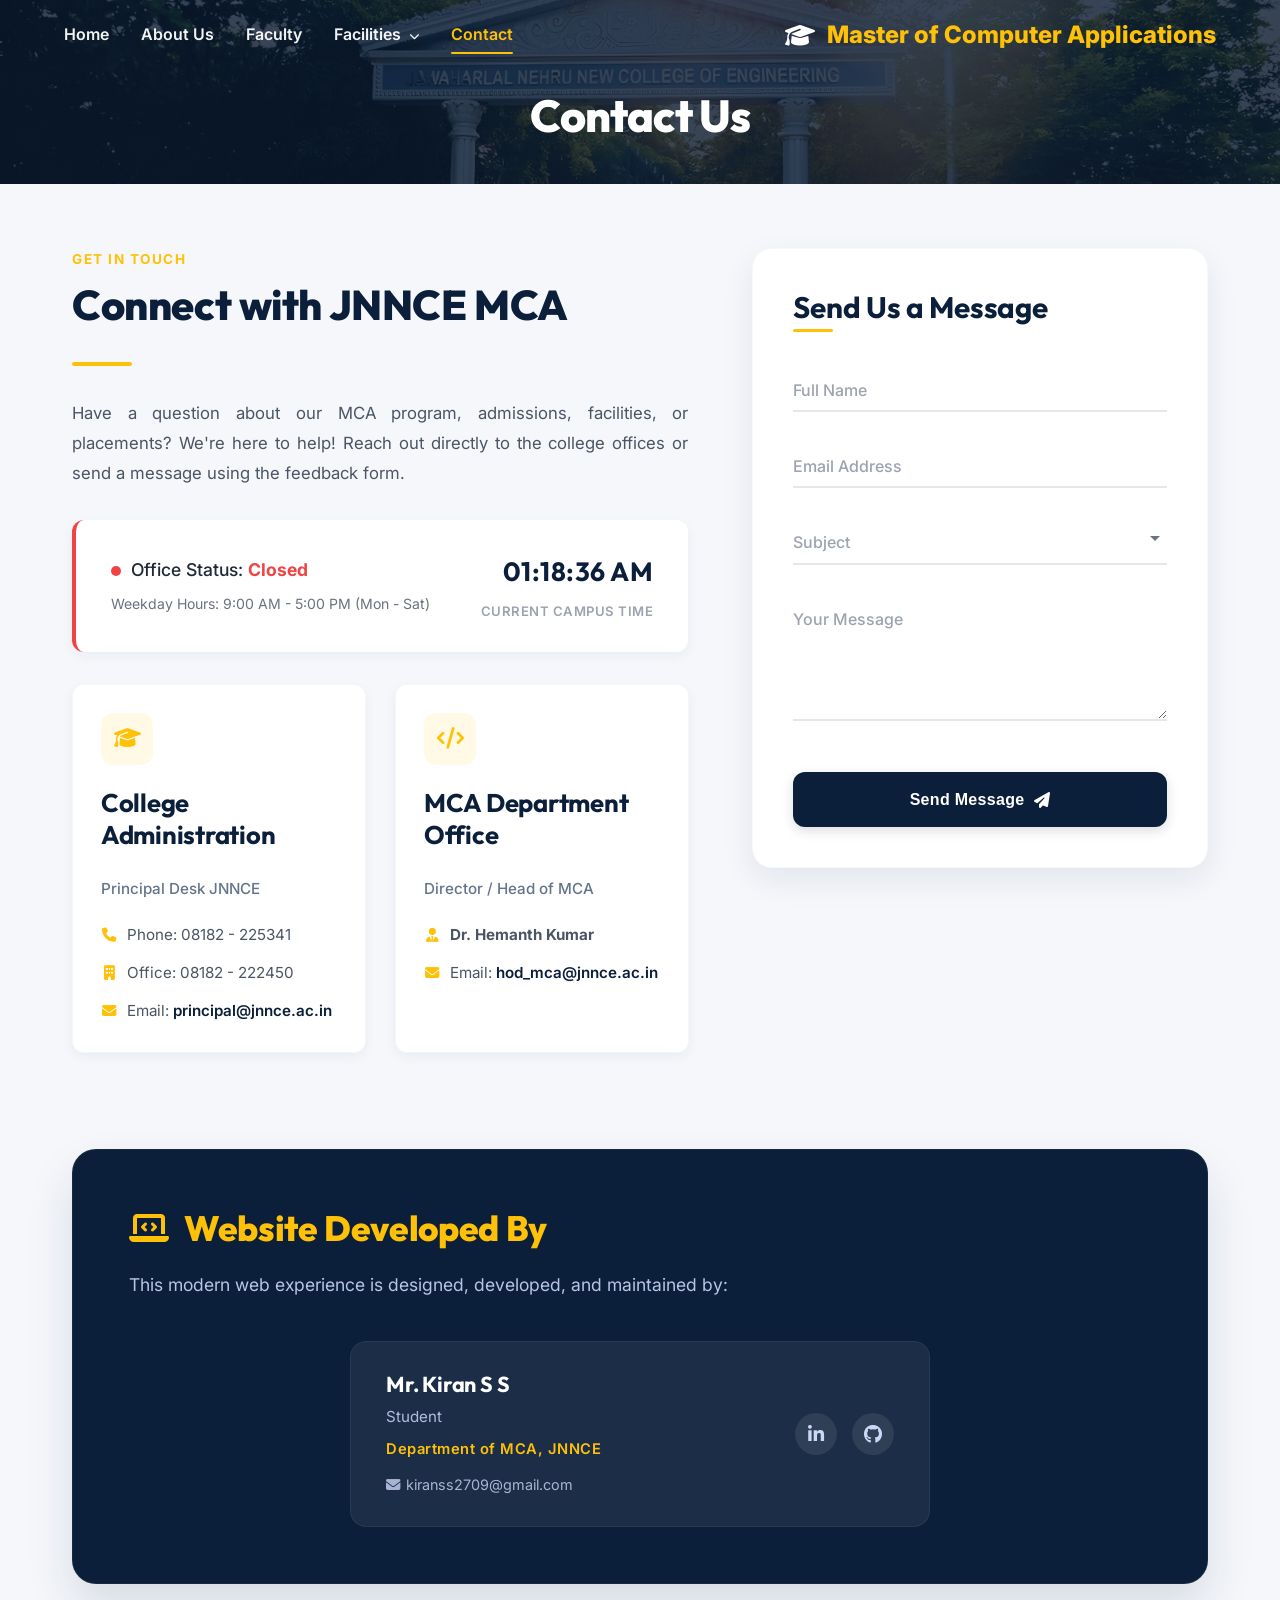
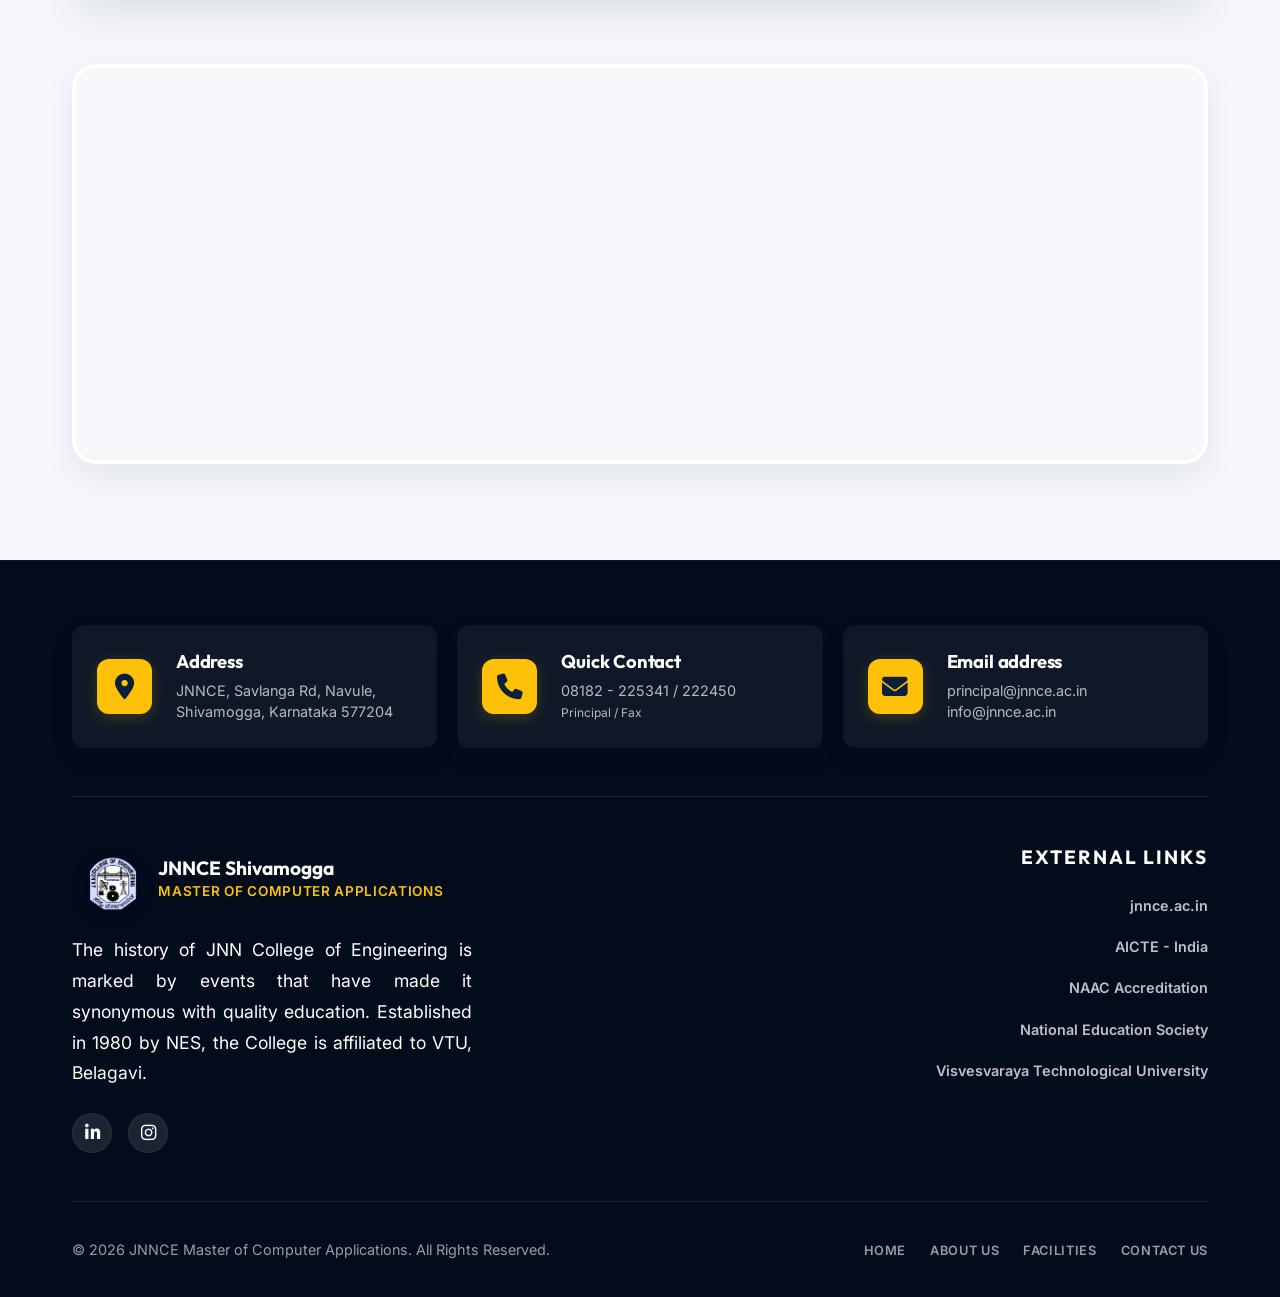
<file: contact.html>
<!DOCTYPE html>
<html lang="en">

<head>
    <meta charset="UTF-8">
    <meta name="viewport" content="width=device-width, initial-scale=1.0">
    <title>Contact Us | JNNCE Master of Computer Applications</title>
    <meta name="description"
        content="Get in touch with Jawaharlal Nehru New College of Engineering (JNNCE) MCA department. View our campus location map, quick contact numbers, and official email addresses.">
    <link rel="canonical" href="https://jnnce.ac.in/jnndemo/mca/contact.html">
    <link rel="icon" type="image/png" href="img/clglogo.png">

    <!-- Open Graph / Facebook / LinkedIn -->
    <meta property="og:type" content="website">
    <meta property="og:url" content="https://jnnce.ac.in/jnndemo/mca/contact.html">
    <meta property="og:title" content="Contact Us | JNNCE Master of Computer Applications">
    <meta property="og:description"
        content="Get in touch with Jawaharlal Nehru New College of Engineering (JNNCE) MCA department. View our campus location map, quick contact numbers, and official email addresses.">
    <meta property="og:image" content="img/clglogo.png">

    <!-- Twitter -->
    <meta property="twitter:card" content="summary_large_image">
    <meta property="twitter:url" content="https://jnnce.ac.in/jnndemo/mca/contact.html">
    <meta property="twitter:title" content="Contact Us | JNNCE Master of Computer Applications">
    <meta property="twitter:description"
        content="Get in touch with Jawaharlal Nehru New College of Engineering (JNNCE) MCA department. View our campus location map, quick contact numbers, and official email addresses.">
    <meta property="twitter:image" content="img/clglogo.png">

    <link rel="preload" href="css/style.css?v=1.1" as="style">
    <link rel="preload" href="img/clglogo.png" as="image" type="image/png">

    <link rel="preconnect" href="https://fonts.googleapis.com">
    <link rel="preconnect" href="https://fonts.gstatic.com" crossorigin>
    <link
        href="https://fonts.googleapis.com/css2?family=Inter:wght@300;400;500;600;700&family=Outfit:wght@400;600;700;800&display=swap"
        rel="stylesheet">
    <link rel="stylesheet" href="https://cdnjs.cloudflare.com/ajax/libs/font-awesome/6.4.0/css/all.min.css">
    <link rel="stylesheet" href="css/style.css?v=1.1">
</head>

<body>
  <a href="#main-content" class="skip-link">Skip to main content</a>

    <div id="preloader">
        <div class="spinner"></div>
    </div>

    <!-- Navigation -->
    <nav class="navbar">
        <div class="container">
            <ul class="nav-links">
                <li><a href="index.html">Home</a></li>
                <li><a href="departments.html">About Us</a></li>
                <li><a href="faculty-mca.html">Faculty</a></li>
                <li class="dropdown" aria-haspopup="true">
                    <a href="facilities.html" aria-expanded="false">Facilities <i class="fa-solid fa-chevron-down style-ref-i-1" aria-hidden="true"></i></a>
                    <ul class="dropdown-menu">
                        <li><a href="facilities.html">Facilities</a></li>
                        <li><a href="facilities.html#jnnce-events">Events</a></li>
                    </ul>
                </li>
                <li><a href="contact.html" class="active">Contact</a></li>
            </ul>
            <a href="index.html" class="logo">
                <i class="fa-solid fa-graduation-cap"></i>
                <span>Master of Computer Applications</span>
            </a>
            <button class="menu-toggle" aria-label="Toggle navigation" aria-expanded="false" aria-controls="mobile-nav"><span></span><span></span><span></span></button>
        </div>
    </nav>

    <!-- Main Content Area -->
    <main id="main-content">

    <!-- Page Header -->
    <header class="page-header style-ref-header-2">
        <div class="container">
            <h1>Contact Us</h1>
        </div>
    </header>

    <!-- Redesigned Modern Contact Section -->
    <section class="contact-section">
        <div class="container">

            <div class="contact-grid">

                <!-- LEFT COLUMN: Quick Info & Office Status -->
                <div class="contact-info-col">
                    <div class="section-title-wrapper">
                        <span class="sub-title">Get In Touch</span>
                        <h2>Connect with JNNCE MCA</h2>
                        <div class="title-bar"></div>
                    </div>

                    <p class="section-desc">
                        Have a question about our MCA program, admissions, facilities, or placements? We're here to
                        help! Reach out directly to the college offices or send a message using the feedback form.
                    </p>

                    <!-- Live Office Status Card -->
                    <div class="status-card" id="statusCard">
                        <div class="status-header">
                            <div class="status-indicator">
                                <span class="status-dot" id="officeStatusDot"></span>
                                <span class="status-label">Office Status: <strong
                                        id="officeStatusText">Loading...</strong></span>
                            </div>
                            <span class="hours-label">Weekday Hours: 9:00 AM - 5:00 PM (Mon - Sat)</span>
                        </div>
                        <div class="time-header">
                            <span class="time-clock" id="campusTimeText">00:00:00 AM</span>
                            <span class="time-label">Current Campus Time</span>
                        </div>
                    </div>

                    <!-- Quick Contacts Sub-grid -->
                    <div class="quick-contacts-grid">
                        <!-- College Administration Card -->
                        <div class="quick-contact-card">
                            <div class="card-icon"><i class="fa-solid fa-graduation-cap"></i></div>
                            <div class="card-content">
                                <h3>College Administration</h3>
                                <p class="office-name">Principal Desk JNNCE</p>
                                <ul class="contact-details">
                                    <li><i class="fa-solid fa-phone"></i> <span>Phone: 08182 - 225341</span></li>
                                    <li><i class="fa-solid fa-building"></i> <span>Office: 08182 - 222450</span></li>
                                    <li><i class="fa-solid fa-envelope"></i> <span>Email: <a
                                                href="mailto:principal@jnnce.ac.in">principal@jnnce.ac.in</a></span>
                                    </li>
                                </ul>
                            </div>
                        </div>

                        <!-- MCA Dept Office Card -->
                        <div class="quick-contact-card">
                            <div class="card-icon"><i class="fa-solid fa-code"></i></div>
                            <div class="card-content">
                                <h3>MCA Department Office</h3>
                                <p class="office-name">Director / Head of MCA</p>
                                <ul class="contact-details">
                                    <li><i class="fa-solid fa-user-tie"></i> <strong>Dr. Hemanth Kumar</strong></li>
                                    <li><i class="fa-solid fa-envelope"></i> <span>Email: <a
                                                href="mailto:director.mca@jnnce.ac.in">hod_mca@jnnce.ac.in</a></span>
                                    </li>
                                </ul>
                            </div>
                        </div>
                    </div>
                </div>

                <!-- RIGHT COLUMN: Modern Feedback Form -->
                <div class="contact-form-col">
                    <div class="form-container">
                        <h3>Send Us a Message</h3>
                        <form id="contactForm" class="modern-form">
                            <div class="form-group">
                                <input type="text" id="formName" required aria-required="true" placeholder=" ">
                                <label for="formName">Full Name</label>
                                <span class="input-focus-line"></span>
                            </div>

                            <div class="form-group">
                                <input type="email" id="formEmail" required aria-required="true" placeholder=" ">
                                <label for="formEmail">Email Address</label>
                                <span class="input-focus-line"></span>
                            </div>

                            <div class="form-group">
                                <select id="formSubject" required aria-required="true">
                                    <option value="" disabled selected hidden></option>
                                    <option value="admissions">MCA Admissions</option>
                                    <option value="academics">Academic Query</option>
                                    <option value="placements">Placements Info</option>
                                    <option value="feedback">Feedback / Suggestions</option>
                                </select>
                                <label for="formSubject" class="select-label">Subject</label>
                                <span class="input-focus-line"></span>
                            </div>

                            <div class="form-group textarea-group">
                                <textarea id="formMessage" required aria-required="true" rows="5" placeholder=" "></textarea>
                                <label for="formMessage">Your Message</label>
                                <span class="input-focus-line"></span>
                            </div>

                            <button type="submit" class="submit-btn">
                                <span>Send Message</span>
                                <i class="fa-solid fa-paper-plane"></i>
                            </button>
                        </form>
                    </div>
                </div>

            </div>

            <!-- DEVELOPER & CREDITS SECTION (Inspired by Reference) -->
            <div class="developer-credits-container">
                <div class="credits-card-wrapper">
                    <div class="credits-header">
                        <i class="fa-solid fa-laptop-code credits-icon"></i>
                        <h2>Website Developed By</h2>
                    </div>
                    <p class="credits-subtitle">
                        This modern web experience is designed, developed, and maintained by:
                    </p>

                    <div class="dev-single-container">
                        <!-- Kiran Profile Card -->
                        <div class="dev-profile-card">
                            <div class="dev-info">
                                <h3>Mr. Kiran S S</h3>
                                <p class="dev-role">Student</p>
                                <p class="usn-tag">Department of MCA, JNNCE</p>
                                <p class="dev-email"><i class="fa-solid fa-envelope"></i> <a
                                        href="mailto:kiranss2709@gmail.com">kiranss2709@gmail.com</a></p>
                            </div>
                            <div class="dev-social-links">
                                <a href="https://www.linkedin.com/in/kiranss-in" target="_blank"
                                    rel="noopener noreferrer" aria-label="LinkedIn Profile"><i
                                        class="fa-brands fa-linkedin-in"></i></a>
                                <a href="https://github.com/kiranss7" target="_blank" rel="noopener noreferrer"
                                    aria-label="GitHub Profile"><i class="fa-brands fa-github"></i></a>
                            </div>
                        </div>
                    </div>
                </div>
            </div>

            <!-- COMPACT & ELEGANT MAP SECTION -->
            <div class="compact-map-container" id="map">
                <iframe
                    src="https://www.google.com/maps/embed?pb=!1m18!1m12!1m3!1d3870.528342417255!2d75.5789757!3d13.9663417!2m3!1f0!2f0!3f0!3m2!1i1024!2i768!4f13.1!3m3!1m2!1s0x3bbbaede1b7c9bb9%3A0xfb0cf81a73b0ba59!2sJawaharlal%20Nehru%20New%20College%20of%20Engineering!5e0!3m2!1sen!2sin!4v1715421255000!5m2!1sen!2sin"
                    allowfullscreen="" loading="lazy" title="JNNCE Campus Location Google Map"></iframe>
            </div>

        </div>
    </section>

    </main>

    <!-- Footer -->
    <footer class="footer">
        <div class="container">
            <!-- Footer Top: Info Cards -->
            <div class="footer-top-info">
                <a href="contact.html#map" class="info-card">
                    <div class="info-icon"><i class="fa-solid fa-location-dot"></i></div>
                    <div class="info-content">
                        <h4>Address</h4>
                        <p>JNNCE, Savlanga Rd, Navule, Shivamogga, Karnataka 577204</p>
                    </div>
                </a>
                <div class="info-card">
                    <div class="info-icon"><i class="fa-solid fa-phone"></i></div>
                    <div class="info-content">
                        <h4>Quick Contact</h4>
                        <p>08182 - 225341 / 222450<br><small>Principal / Fax</small></p>
                    </div>
                </div>
                <div class="info-card">
                    <div class="info-icon"><i class="fa-solid fa-envelope"></i></div>
                    <div class="info-content">
                        <h4>Email address</h4>
                        <p><a href="mailto:principal@jnnce.ac.in"
                                class="footer-hover-link">principal@jnnce.ac.in</a><br>
                            <a href="mailto:info@jnnce.ac.in" class="footer-hover-link">info@jnnce.ac.in</a>
                        </p>
                    </div>
                </div>
            </div>

            <!-- Main Footer Content -->
            <div class="footer-grid">
                <div class="footer-about">
                    <div class="logo-group">
                        <img src="img/clglogo.png" alt="JNNCE Logo" class="footer-clg-logo" decoding="async" loading="lazy">
                        <div class="logo-text">
                            <span>JNNCE Shivamogga</span>
                            <small>Master of Computer Applications</small>
                        </div>
                    </div>
                    <p>The history of JNN College of Engineering is marked by events that have made it synonymous with
                        quality education. Established in 1980 by NES, the College is affiliated to VTU, Belagavi.</p>
                    <div class="social-links">
                        <a rel="noopener noreferrer" href="https://www.linkedin.com/company/jnnce-mca/" target="_blank"
                            aria-label="LinkedIn"><i class="fa-brands fa-linkedin-in"></i></a>
                        <a rel="noopener noreferrer"
                            href="https://www.instagram.com/jnnce.janvey?igsh=MXB0bzllZnY5bzhrNw==" target="_blank"
                            aria-label="Instagram"><i class="fa-brands fa-instagram"></i></a>
                    </div>
                </div>

                <div class="footer-external">
                    <h4>External Links</h4>
                    <ul class="external-links-list">
                        <li><a rel="noopener noreferrer" href="https://jnnce.ac.in/jnndemo/"
                                target="_blank">jnnce.ac.in</a></li>
                        <li><a rel="noopener noreferrer" href="https://www.aicte-india.org/" target="_blank">AICTE -
                                India</a></li>
                        <li><a rel="noopener noreferrer" href="http://www.naac.gov.in/" target="_blank">NAAC
                                Accreditation</a></li>
                        <li><a rel="noopener noreferrer" href="https://www.nes-shimoga.org/" target="_blank">National
                                Education Society</a></li>
                        <li><a rel="noopener noreferrer" href="https://vtu.ac.in/" target="_blank">Visvesvaraya
                                Technological University</a></li>
                    </ul>
                </div>
            </div>

            <!-- Footer Bottom -->
            <div class="footer-bottom">
                <div class="footer-bottom-grid">
                    <p>&copy; 2026 JNNCE Master of Computer Applications. All Rights Reserved.</p>
                    <ul class="bottom-nav">
                        <li><a href="index.html">Home</a></li>
                        <li><a href="departments.html">About Us</a></li>
                        <li><a href="facilities.html">Facilities</a></li>
                        <li><a href="contact.html">Contact Us</a></li>
                    </ul>
                </div>
            </div>
        </div>
    </footer>
    <button id="backToTop" aria-label="Back to top"><i class="fa-solid fa-arrow-up"></i></button>
    <script src="js/script.js"></script>
    <script src="js/premium-ui.js"></script>
    <script>
        function updateOfficeStatus() {
            const options = { timeZone: 'Asia/Kolkata', hour12: false, weekday: 'long', hour: '2-digit', minute: '2-digit', second: '2-digit' };
            const formatter = new Intl.DateTimeFormat('en-US', options);
            let parts = [];
            try {
                parts = formatter.formatToParts(new Date());
            } catch (e) {
                parts = [];
            }

            let weekday = "";
            let hour = 0;
            let minute = 0;

            const timeStringOptions = { timeZone: 'Asia/Kolkata', hour12: true, hour: '2-digit', minute: '2-digit', second: '2-digit' };
            let timeString = "";
            try {
                timeString = new Date().toLocaleTimeString('en-US', timeStringOptions);
            } catch (e) {
                timeString = new Date().toLocaleTimeString();
            }

            for (const part of parts) {
                if (part.type === 'weekday') weekday = part.value;
                if (part.type === 'hour') hour = parseInt(part.value, 10);
                if (part.type === 'minute') minute = parseInt(part.value, 10);
            }

            if (!weekday) {
                const days = ['Sunday', 'Monday', 'Tuesday', 'Wednesday', 'Thursday', 'Friday', 'Saturday'];
                weekday = days[new Date().getDay()];
                hour = new Date().getHours();
                minute = new Date().getMinutes();
            }

            const totalMinutes = hour * 60 + minute;
            const startMinutes = 9 * 60; // 9:00 AM
            const endMinutes = 17 * 60 + 30; // 5:30 PM

            const statusEl = document.getElementById('officeStatusText');
            const badgeEl = document.getElementById('officeStatusDot');
            const statusCard = document.getElementById('statusCard');
            const timeEl = document.getElementById('campusTimeText');

            if (timeEl) {
                timeEl.textContent = timeString;
            }

            if (statusEl && badgeEl && statusCard) {
                if (weekday === 'Sunday') {
                    statusEl.textContent = 'Closed';
                    badgeEl.style.backgroundColor = '#ef4444';
                    badgeEl.style.boxShadow = 'none';
                    statusCard.style.borderLeft = '4px solid #ef4444';
                } else {
                    if (totalMinutes >= startMinutes && totalMinutes <= endMinutes) {
                        statusEl.textContent = 'Open Now';
                        statusEl.style.color = '#10b981';
                        badgeEl.style.backgroundColor = '#10b981';
                        badgeEl.style.boxShadow = '0 0 12px #10b981';
                        statusCard.style.borderLeft = '4px solid #10b981';
                    } else {
                        statusEl.textContent = 'Closed';
                        statusEl.style.color = '#ef4444';
                        badgeEl.style.backgroundColor = '#ef4444';
                        badgeEl.style.boxShadow = 'none';
                        statusCard.style.borderLeft = '4px solid #ef4444';
                    }
                }
            }
        }
        setInterval(updateOfficeStatus, 1000);
        updateOfficeStatus();
    </script>
</body>

</html>
</file>
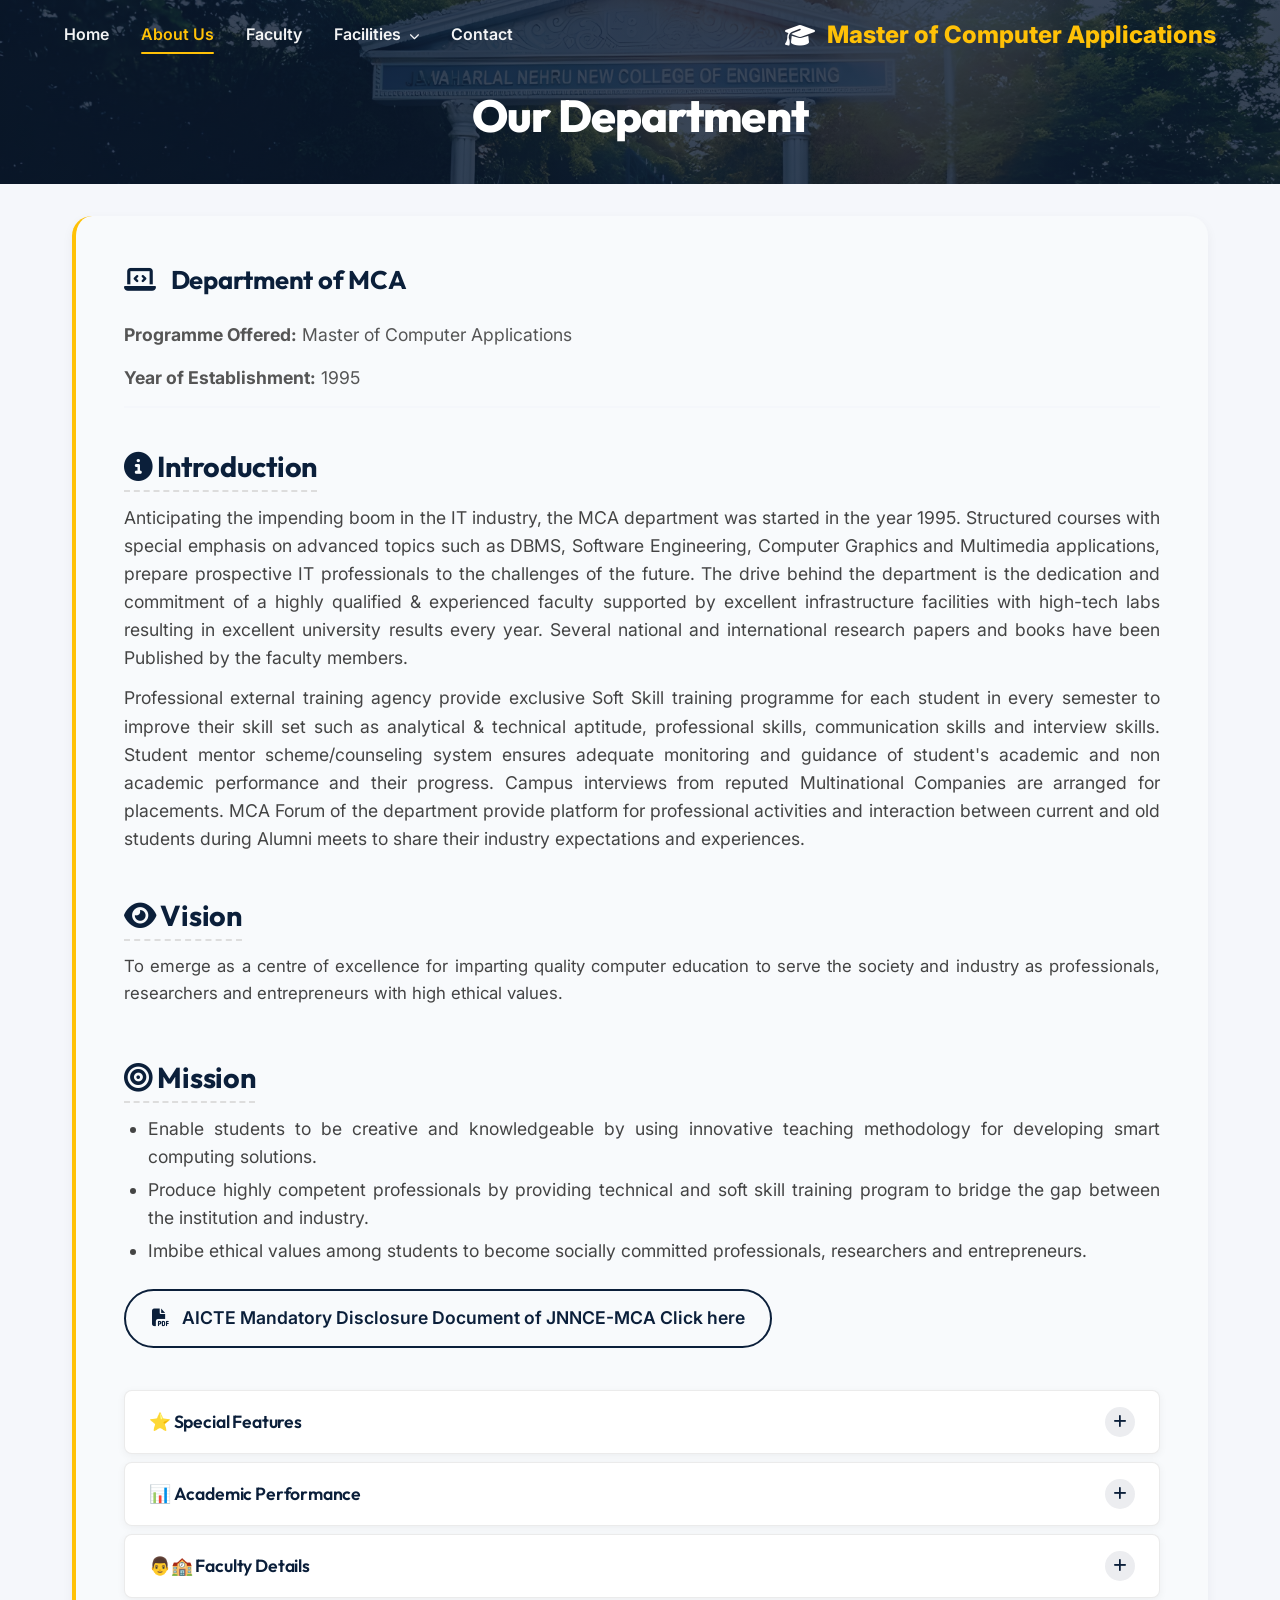
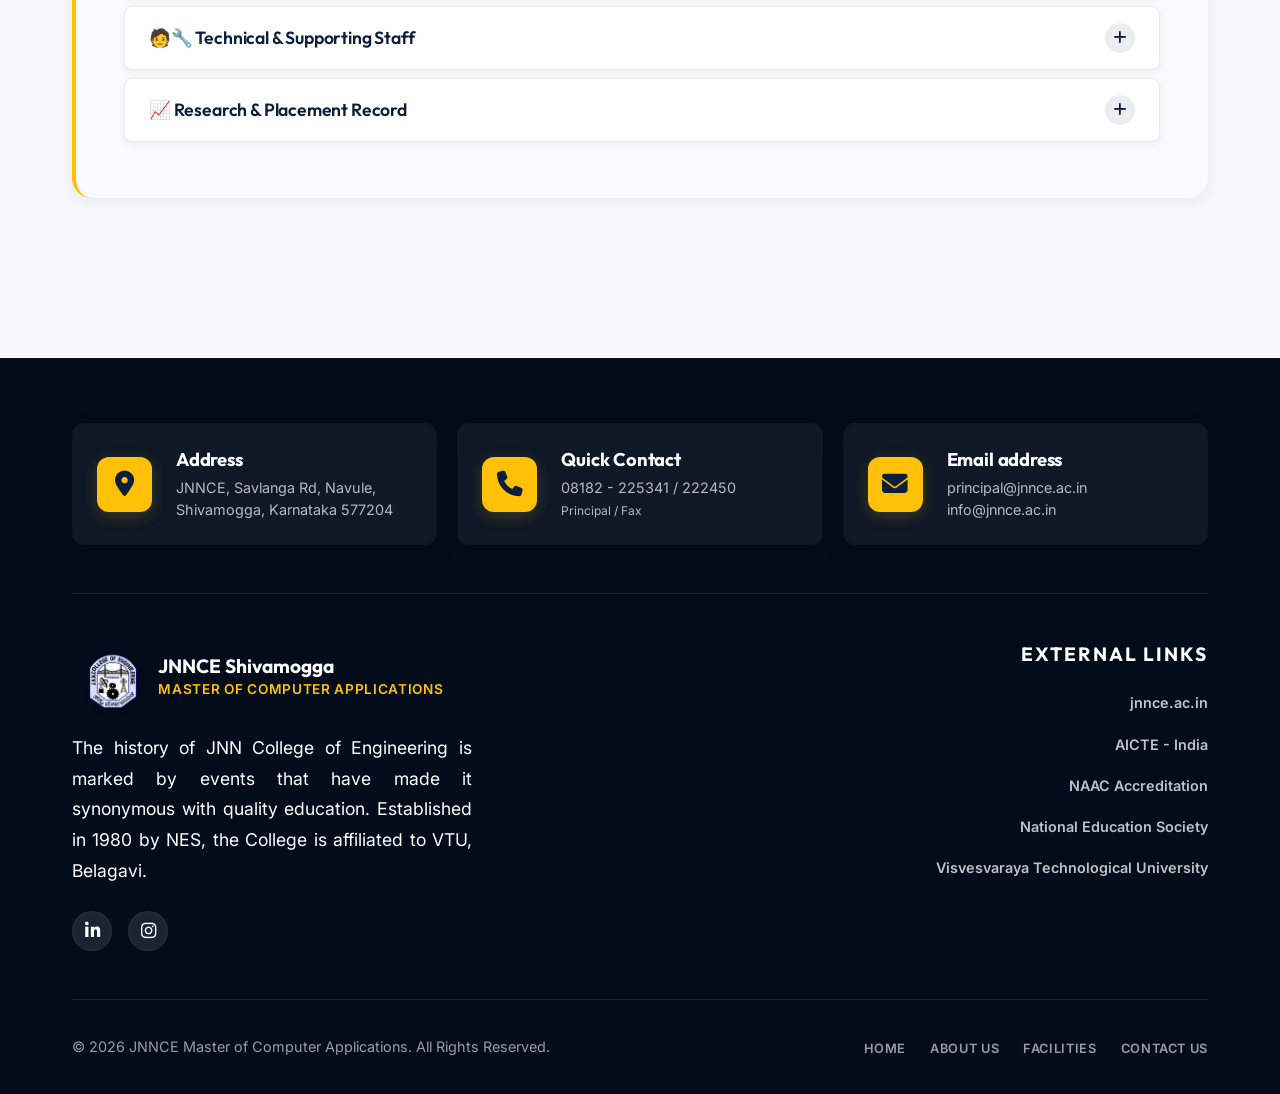
<file: departments.html>
<!DOCTYPE html>
<html lang="en">

<head>
  <meta charset="UTF-8">
  <meta name="viewport" content="width=device-width, initial-scale=1.0">
  <title>About Us | JNNCE Master of Computer Applications</title>
  <meta name="description"
    content="Learn about the Master of Computer Applications (MCA) department at JNNCE Shivamogga. View academic vision, mission, student achievements, research profiles, and placement data.">
  <link rel="canonical" href="https://jnnce.ac.in/jnndemo/mca/departments.html">
  <link rel="icon" type="image/png" href="img/clglogo.png">

  <!-- Open Graph / Facebook / LinkedIn -->
  <meta property="og:type" content="website">
  <meta property="og:url" content="https://jnnce.ac.in/jnndemo/mca/departments.html">
  <meta property="og:title" content="About Us | JNNCE Master of Computer Applications">
  <meta property="og:description"
    content="Learn about the Master of Computer Applications (MCA) department at JNNCE Shivamogga. View academic vision, mission, student achievements, research profiles, and placement data.">
  <meta property="og:image" content="img/clglogo.png">

  <!-- Twitter -->
  <meta property="twitter:card" content="summary_large_image">
  <meta property="twitter:url" content="https://jnnce.ac.in/jnndemo/mca/departments.html">
  <meta property="twitter:title" content="About Us | JNNCE Master of Computer Applications">
  <meta property="twitter:description"
    content="Learn about the Master of Computer Applications (MCA) department at JNNCE Shivamogga. View academic vision, mission, student achievements, research profiles, and placement data.">
  <meta property="twitter:image" content="img/clglogo.png">

  <link rel="preload" href="css/style.css?v=1.1" as="style">
  <link rel="preload" href="img/clglogo.png" as="image" type="image/png">

  <link rel="preconnect" href="https://fonts.googleapis.com">
  <link rel="preconnect" href="https://fonts.gstatic.com" crossorigin>
  <link
    href="https://fonts.googleapis.com/css2?family=Inter:wght@300;400;500;600;700&family=Outfit:wght@400;600;700;800&display=swap"
    rel="stylesheet">
  <link rel="stylesheet" href="https://cdnjs.cloudflare.com/ajax/libs/font-awesome/6.4.0/css/all.min.css">
  <link rel="stylesheet" href="css/style.css?v=1.1">
</head>

<body>
  <a href="#main-content" class="skip-link">Skip to main content</a>

  <div id="preloader">
    <div class="spinner"></div>
  </div>

  <!-- Navigation -->
  <nav class="navbar">
    <div class="container">
      <ul class="nav-links">
        <li><a href="index.html">Home</a></li>
        <li><a href="departments.html" class="active">About Us</a></li>
        <li><a href="faculty-mca.html">Faculty</a></li>
        <li class="dropdown" aria-haspopup="true">
          <a href="facilities.html" aria-expanded="false">Facilities <i class="fa-solid fa-chevron-down style-ref-i-1"
              aria-hidden="true"></i></a>
          <ul class="dropdown-menu">
            <li><a href="facilities.html">Facilities</a></li>
            <li><a href="facilities.html#jnnce-events">Events</a></li>
          </ul>
        </li>
        <li><a href="contact.html">Contact</a></li>
      </ul>
      <a href="index.html" class="logo">
        <i class="fa-solid fa-graduation-cap"></i>
        <span>Master of Computer Applications</span>
      </a>
      <button class="menu-toggle" aria-label="Toggle navigation" aria-expanded="false"
        aria-controls="mobile-nav"><span></span><span></span><span></span></button>
    </div>
  </nav>

  <!-- Main Content Area -->
  <main id="main-content">

    <!-- Page Header -->
    <header class="page-header style-ref-header-2">
      <div class="container">
        <h1>Our Department</h1>
      </div>
    </header>

    <!-- Departments Content -->
    <section class="section style-ref-section-3">
      <div class="container">

        <!-- MCA Department -->
        <div class="dept-block department-section" id="mca">
          <header class="department-header">
            <h2><i class="fa-solid fa-laptop-code"></i> Department of MCA</h2>
            <p><strong>Programme Offered:</strong> Master of Computer Applications</p>
            <p><strong>Year of Establishment:</strong> 1995</p>
          </header>

          <!-- Introduction Section -->
          <article class="mca-intro style-ref-article-8">
            <h3 class="style-ref-h3-9">
              <i class="fa-solid fa-circle-info"></i> Introduction
            </h3>
            <p class="style-ref-p-10">Anticipating the impending boom in the IT
              industry, the MCA department was started in the year 1995.
              Structured courses with special emphasis on advanced topics such as DBMS, Software Engineering, Computer
              Graphics and Multimedia applications, prepare prospective IT professionals to the challenges of the
              future. The drive behind the department is the dedication and commitment of a highly qualified &
              experienced faculty supported by excellent infrastructure facilities with high-tech labs resulting in
              excellent university results every year. Several national and international research papers and books
              have been Published by the faculty members.</p>
            <p class="style-ref-p-11">Professional external training agency provide
              exclusive Soft Skill training programme for each student
              in every semester to improve their skill set such as analytical & technical aptitude, professional
              skills, communication skills and interview skills. Student mentor scheme/counseling system ensures
              adequate monitoring and guidance of student's academic and non academic performance and their progress.
              Campus interviews from reputed Multinational Companies are arranged for placements. MCA Forum of the
              department provide platform for professional activities and interaction between current and old students
              during Alumni meets to share their industry expectations and experiences.</p>
          </article>

          <!-- Vision & Mission Grid -->
          <div class="vision-mission-grid style-ref-div-12">
            <!-- Vision -->
            <article class="mca-vision style-ref-article-8">
              <h3 class="style-ref-h3-9">
                <i class="fa-solid fa-eye"></i> Vision
              </h3>
              <p class="style-ref-p-13">
                To emerge as a centre of excellence for imparting quality computer education to serve the society and
                industry as professionals, researchers and entrepreneurs with high ethical values.</p>
            </article>

            <!-- Mission -->
            <article class="mca-mission">
              <h3 class="style-ref-h3-9">
                <i class="fa-solid fa-bullseye"></i> Mission
              </h3>
              <ul class="style-ref-ul-14">
                <li class="style-ref-li-15">Enable students to be creative and knowledgeable by using innovative
                  teaching methodology for
                  developing smart computing solutions.</li>
                <li class="style-ref-li-15">Produce highly competent professionals by providing technical and soft
                  skill training program to
                  bridge the gap between the institution and industry.</li>
                <li class="style-ref-li-16">Imbibe ethical values among students to become socially committed
                  professionals, researchers and
                  entrepreneurs.</li>
              </ul>
            </article>
          </div>

          <div class="style-ref-div-17">
            <a rel="noopener noreferrer" href="https://jnnce.ac.in/jnndemo/mcaeditor/resources/AICT-MCA.pdf"
              target="_blank" class="btn btn-outline style-ref-a-18">
              <i class="fa-solid fa-file-pdf style-ref-i-19"></i> AICTE Mandatory Disclosure Document of
              JNNCE-MCA Click here
            </a>
          </div>

          <!-- Special Features Toggle -->
          <div class="toggle-header" data-target="mca-features">
            <h3>⭐ Special Features</h3>
            <div class="toggle-icon"><i class="fa-solid fa-plus"></i></div>
          </div>
          <div class="collapsible-content" id="mca-features">
            <article class="special-features">
              <ul>
                <li>Qualified faculty with experience in academics and research</li>
                <li>Well-equipped laboratory</li>
                <li>Separate library facility</li>
              </ul>

              <h4>Structured Course Highlights</h4>
              <p>Emphasis on fundamentals and advanced subjects including:</p>
              <ul class="subject-list">
                <li>DBMS</li>
                <li>Computer Networks</li>
                <li>C++</li>
                <li>Java</li>
                <li>J2EE</li>
                <li>.NET</li>
                <li>Software Engineering</li>
                <li>Data Mining</li>
                <li>Digital Image Processing</li>
                <li>Mobile Computing</li>
                <li>Android</li>
                <li>Python</li>
              </ul>

              <h4>Department Organizes</h4>
              <ul class="events-list">
                <li>Inter-collegiate technical fests: <strong>UGFEST</strong>, <strong>INCREDIBLE-PGFEST</strong></li>
                <li>Workshops and technical talks</li>
                <li>Student-industry interaction</li>
                <li>PGCET Training Programme</li>
                <li>Placement activities</li>
              </ul>

              <h4>Placement Training Includes</h4>
              <ul class="training-list">
                <li>Communication skills</li>
                <li>Leadership skills</li>
                <li>Aptitude training</li>
                <li>Career planning</li>
                <li>Presentation & interview skills</li>
                <li>Advanced technical skills</li>
                <li>IT expert sessions</li>
                <li>Project management</li>
                <li>Mock sessions</li>
              </ul>
            </article>
          </div>

          <!-- Academic Performance Toggle -->
          <div class="toggle-header" data-target="mca-performance">
            <h3>📊 Academic Performance</h3>
            <div class="toggle-icon"><i class="fa-solid fa-plus"></i></div>
          </div>
          <div class="collapsible-content" id="mca-performance">
            <article class="academic-performance">
              <p><strong>Final Year Pass Percentage (Last 3 Years):</strong></p>
              <div class="table-responsive">
                <table class="performance-table">
                  <thead>
                    <tr>
                      <th>Academic Year</th>
                      <th>Pass Percentage</th>
                    </tr>
                  </thead>
                  <tbody>
                    <tr>
                      <td>2022–23</td>
                      <td>97.18%</td>
                    </tr>
                    <tr>
                      <td>2023–24</td>
                      <td>96.00%</td>
                    </tr>
                    <tr>
                      <td>2024–25</td>
                      <td>96.66%</td>
                    </tr>
                  </tbody>
                </table>
              </div>
            </article>
          </div>

          <!-- Faculty Details Toggle -->
          <div class="toggle-header" data-target="mca-faculty">
            <h3>👨🏫 Faculty Details</h3>
            <div class="toggle-icon"><i class="fa-solid fa-plus"></i></div>
          </div>
          <div class="collapsible-content" id="mca-faculty">
            <article class="faculty-details">
              <div class="faculty-stats">
                <p><strong>Teacher-Student Ratio:</strong> 1:24</p>
                <p><strong>Total Faculty Members:</strong> 10 (Associate Professors: 3 | Assistant Professors: 7)</p>
                <p><strong>Faculty Profile:</strong> Ph.D.: 4 | Ph.D. Pursuing: 6</p>
                <p><strong>Experience:</strong> Less than 10 years: 2 | More than 10 years: 8</p>
              </div>

              <h4>👩💼 Faculty Members List</h4>
              <div class="table-responsive">
                <table class="faculty-table">
                  <thead>
                    <tr>
                      <th>S.N</th>
                      <th>Name</th>
                      <th>Designation</th>
                      <th>Qualification</th>
                      <th>Experience (Years)</th>
                    </tr>
                  </thead>
                  <tbody>
                    <tr>
                      <td>1</td>
                      <td>Dr. Hemanth Kumar</td>
                      <td>Associate Prof. & Director</td>
                      <td>M.Sc(CS), Ph.D</td>
                      <td>19</td>
                    </tr>
                    <tr>
                      <td>2</td>
                      <td>Dr. Sunitha G P</td>
                      <td>Associate Prof.</td>
                      <td>MCA, M.Tech, Ph.D</td>
                      <td>26</td>
                    </tr>
                    <tr>
                      <td>3</td>
                      <td>Mr. Santhosh S G</td>
                      <td>Associate Prof.</td>
                      <td>MCA (Ph.D)</td>
                      <td>26</td>
                    </tr>
                    <tr>
                      <td>4</td>
                      <td>Dr. Raghavendra S P</td>
                      <td>Assistant Prof.</td>
                      <td>MCA, Ph.D, KSET</td>
                      <td>21</td>
                    </tr>
                    <tr>
                      <td>5</td>
                      <td>Mr. Manjunatha H T</td>
                      <td>Assistant Prof.</td>
                      <td>MCA (Ph.D)</td>
                      <td>18</td>
                    </tr>
                    <tr>
                      <td>6</td>
                      <td>Mr. Arun Kumar K L</td>
                      <td>Assistant Prof.</td>
                      <td>MCA (Ph.D)</td>
                      <td>16.2</td>
                    </tr>
                    <tr>
                      <td>7</td>
                      <td>Mr. Adarsh J Mahendrakar</td>
                      <td>Assistant Prof.</td>
                      <td>MCA (Ph.D)</td>
                      <td>20</td>
                    </tr>
                    <tr>
                      <td>8</td>
                      <td>Mr. Prashant Ankalkoti</td>
                      <td>Assistant Prof.</td>
                      <td>MCA (Ph.D)</td>
                      <td>15</td>
                    </tr>
                    <tr>
                      <td>9</td>
                      <td>Dr. Sampath Kumar S</td>
                      <td>Assistant Prof.</td>
                      <td>MCA, Ph.D</td>
                      <td>4</td>
                    </tr>
                    <tr>
                      <td>10</td>
                      <td>Ms. Amrutha M.</td>
                      <td>Assistant Prof.</td>
                      <td>MCA,UGC-NET,(Ph.D)</td>
                      <td>3</td>
                    </tr>
                  </tbody>
                </table>
              </div>
              <div class="style-ref-div-7">
                <a href="faculty-mca.html" class="btn btn-outline style-ref-a-20">View Faculty Profiles</a>
              </div>
            </article>
          </div>

          <!-- Staff Details Toggle -->
          <div class="toggle-header" data-target="mca-staff">
            <h3>🧑🔧 Technical & Supporting Staff</h3>
            <div class="toggle-icon"><i class="fa-solid fa-plus"></i></div>
          </div>
          <div class="collapsible-content" id="mca-staff">
            <article class="staff-details">
              <h4>Technical Staff</h4>
              <div class="table-responsive">
                <table class="staff-table">
                  <thead>
                    <tr>
                      <th>Name</th>
                      <th>Designation</th>
                      <th>Experience (Years)</th>
                    </tr>
                  </thead>
                  <tbody>
                    <tr>
                      <td>Mr. Sudhir Nadig</td>
                      <td>Instructor</td>
                      <td>20.6</td>
                    </tr>
                    <tr>
                      <td>Mr. Suresh G N</td>
                      <td>Instructor</td>
                      <td>18.6</td>
                    </tr>
                  </tbody>
                </table>
              </div>

              <h4>Supporting Staff</h4>
              <div class="table-responsive">
                <table class="staff-table">
                  <thead>
                    <tr>
                      <th>Name</th>
                      <th>Designation</th>
                      <th>Experience (Years)</th>
                    </tr>
                  </thead>
                  <tbody>
                    <tr>
                      <td>Mr. Nagaraja A U</td>
                      <td>Attender (Jr. Sc.)</td>
                      <td>17.6</td>
                    </tr>
                  </tbody>
                </table>
              </div>
            </article>
          </div>

          <!-- Research & Placement Toggle -->
          <div class="toggle-header" data-target="mca-research-placement">
            <h3>📈 Research & Placement Record</h3>
            <div class="toggle-icon"><i class="fa-solid fa-plus"></i></div>
          </div>
          <div class="collapsible-content" id="mca-research-placement">
            <article class="research-development">
              <h4>📈 Research & Development (Last 4 Years)</h4>
              <ul class="rd-list">
                <li><strong>International journal papers:</strong> 7</li>
                <li><strong>National journal papers:</strong> 16</li>
                <li><strong>International conference papers:</strong> 20</li>
                <li><strong>National conference papers:</strong> 20</li>
                <li><strong>Training programs/short-term courses conducted:</strong> 10</li>
                <li><strong>Workshops/FDPs attended:</strong> 20</li>
              </ul>
            </article>

            <article class="placement-record style-ref-article-21">
              <h4>💼 Placement Record</h4>
              <p class="style-ref-p-22"><strong>Companies Visited:</strong></p>
              <div class="company-tags">
                <span class="company-tag">Qspiders</span>
                <span class="company-tag">Thops Tech</span>
                <span class="company-tag">Prerana Engineering</span>
                <span class="company-tag">GTec JainX</span>
                <span class="company-tag">Technologics</span>
                <span class="company-tag">Global Quest</span>
                <span class="company-tag">ExcelR</span>
                <span class="company-tag">Pentagon Space</span>
                <span class="company-tag">TCS Prime</span>
                <span class="company-tag">TCS Digital</span>
                <span class="company-tag">TCS</span>
                <span class="company-tag">Codegnan</span>
                <span class="company-tag">Palle Technologies</span>
                <span class="company-tag">Master Class</span>
                <span class="company-tag">Evue Technologies Pvt Ltd</span>
                <span class="company-tag">Dhee Coding Lab</span>
                <span class="company-tag">Infosys</span>
                <span class="company-tag">Kodnest</span>
                <span class="company-tag">Evobi Automation</span>
                <span class="company-tag">Excel</span>
                <span class="company-tag">EverestIMS Technology</span>
                <span class="company-tag">Juspay</span>
                <span class="company-tag">Glow Logic</span>
                <span class="company-tag">Rinex Technologies</span>
                <span class="company-tag">CraftSilicon</span>
              </div>
            </article>
          </div>
        </div>


      </div>
    </section>

  </main>

  <!-- Footer -->
  <footer class="footer">
    <div class="container">
      <!-- Footer Top: Info Cards -->
      <div class="footer-top-info">
        <a href="contact.html#map" class="info-card">
          <div class="info-icon"><i class="fa-solid fa-location-dot"></i></div>
          <div class="info-content">
            <h4>Address</h4>
            <p>JNNCE, Savlanga Rd, Navule, Shivamogga, Karnataka 577204</p>
          </div>
        </a>
        <div class="info-card">
          <div class="info-icon"><i class="fa-solid fa-phone"></i></div>
          <div class="info-content">
            <h4>Quick Contact</h4>
            <p>08182 - 225341 / 222450<br><small>Principal / Fax</small></p>
          </div>
        </div>
        <div class="info-card">
          <div class="info-icon"><i class="fa-solid fa-envelope"></i></div>
          <div class="info-content">
            <h4>Email address</h4>
            <p><a href="mailto:principal@jnnce.ac.in" class="footer-hover-link">principal@jnnce.ac.in</a><br>
              <a href="mailto:info@jnnce.ac.in" class="footer-hover-link">info@jnnce.ac.in</a>
            </p>
          </div>
        </div>
      </div>

      <!-- Main Footer Content -->
      <div class="footer-grid">
        <div class="footer-about">
          <div class="logo-group">
            <img src="img/clglogo.png" alt="JNNCE Logo" class="footer-clg-logo" decoding="async" loading="lazy">
            <div class="logo-text">
              <span>JNNCE Shivamogga</span>
              <small>Master of Computer Applications</small>
            </div>
          </div>
          <p>The history of JNN College of Engineering is marked by events that have made it synonymous with quality
            education. Established in 1980 by NES, the College is affiliated to VTU, Belagavi.</p>
          <div class="social-links">
            <a rel="noopener noreferrer" href="https://www.linkedin.com/company/jnnce-mca/" target="_blank"
              aria-label="LinkedIn"><i class="fa-brands fa-linkedin-in"></i></a>
            <a rel="noopener noreferrer" href="https://www.instagram.com/jnnce.janvey?igsh=MXB0bzllZnY5bzhrNw=="
              target="_blank" aria-label="Instagram"><i class="fa-brands fa-instagram"></i></a>
          </div>
        </div>

        <div class="footer-external">
          <h4>External Links</h4>
          <ul class="external-links-list">
            <li><a rel="noopener noreferrer" href="https://jnnce.ac.in/jnndemo/" target="_blank">jnnce.ac.in</a></li>
            <li><a rel="noopener noreferrer" href="https://www.aicte-india.org/" target="_blank">AICTE - India</a></li>
            <li><a rel="noopener noreferrer" href="http://www.naac.gov.in/" target="_blank">NAAC Accreditation</a></li>
            <li><a rel="noopener noreferrer" href="https://www.nes-shimoga.org/" target="_blank">National Education
                Society</a></li>
            <li><a rel="noopener noreferrer" href="https://vtu.ac.in/" target="_blank">Visvesvaraya Technological
                University</a></li>
          </ul>
        </div>
      </div>

      <!-- Footer Bottom -->
      <div class="footer-bottom">
        <div class="footer-bottom-grid">
          <p>&copy; 2026 JNNCE Master of Computer Applications. All Rights Reserved.</p>
          <ul class="bottom-nav">
            <li><a href="index.html">Home</a></li>
            <li><a href="departments.html">About Us</a></li>
            <li><a href="facilities.html">Facilities</a></li>
            <li><a href="contact.html">Contact Us</a></li>
          </ul>
        </div>
      </div>
    </div>
  </footer>

  <button id="backToTop" aria-label="Back to top"><i class="fa-solid fa-arrow-up"></i></button>
  <script src="js/script.js"></script>
  <script src="js/premium-ui.js"></script>
</body>

</html>
</file>
<file: css/style.css>
/* 
  ==========================================
  JNNCE Master of Computer Applications - Global Styles
  ==========================================
*/

:root {
  /* Color Palette: Dark Navy + Gold */
  --primary-color: #0B1F3A;
  --primary-light: #12283b;
  --secondary-color: #FFC107;
  --secondary-hover: #e0a800;
  --accent-color: #00E5FF;

  /* Premium Surface Colors */
  --text-color: #1e293b;
  --text-light: #64748b;
  --text-white: #ffffff;
  --bg-color: #f5f7fb;
  --bg-white: #ffffff;
  --bg-soft: #f8fafc;
  --bg-softer: #f3f4f6;
  --footer-bg: #020C1B;

  /* Typography */
  --font-main: 'Inter', sans-serif;
  --font-heading: 'Outfit', sans-serif;
  --font-alt: 'Inter', sans-serif;

  /* Modern Typography Scale */
  --text-hero: clamp(3rem, 8vw, 5.5rem);
  --text-section: clamp(2rem, 5vw, 3rem);
  --text-card: clamp(1.2rem, 3vw, 1.6rem);
  --text-body: clamp(1rem, 2vw, 1.1rem);
  --text-meta: 0.85rem;

  /* Premium Shadows & Transitions */
  --shadow-sm: 0 4px 12px rgba(11, 31, 58, 0.05);
  --shadow-md: 0 12px 32px rgba(11, 31, 58, 0.08);
  --shadow-lg: 0 24px 48px rgba(11, 31, 58, 0.12);
  --transition: all 0.3s cubic-bezier(0.25, 0.8, 0.25, 1);

  /* Smoother Border Radii */
  --radius-sm: 12px;
  --radius-md: 20px;
  --radius-lg: 28px;
}

/* ================== Base Styles ================== */
* {
  margin: 0;
  padding: 0;
  box-sizing: border-box;
}

*:focus-visible {
  outline: 3px solid var(--secondary-color);
  outline-offset: 3px;
}

.skip-link {
  position: absolute;
  top: -60px;
  left: 0;
  background: var(--secondary-color);
  color: var(--primary-color);
  padding: 12px 24px;
  z-index: 10000;
  font-weight: bold;
  transition: top 0.3s ease;
  border-bottom-right-radius: 8px;
  text-decoration: none;
}

.skip-link:focus-visible {
  top: 0;
}

html {
  scroll-behavior: smooth;
}

body {
  font-family: var(--font-alt);
  background-color: var(--bg-color);
  color: var(--text-color);
  line-height: 1.6;
  overflow-x: hidden;
}

body.no-scroll {
  overflow: hidden;
}

/* Custom Professional Scrollbar */
::-webkit-scrollbar {
  width: 10px;
  height: 10px;
}

::-webkit-scrollbar-track {
  background: var(--bg-color);
}

::-webkit-scrollbar-thumb {
  background: #cbd5e1;
  border-radius: 5px;
  border: 2px solid var(--bg-color);
}

::-webkit-scrollbar-thumb:hover {
  background: var(--text-light);
}

/* Dark mode scrollbar for modals/footers */
.faculty-modal-right::-webkit-scrollbar,
.faculty-modal-left::-webkit-scrollbar,
#pdfFullscreenOverlay::-webkit-scrollbar {
  width: 8px;
}

.faculty-modal-right::-webkit-scrollbar-track,
.faculty-modal-left::-webkit-scrollbar-track,
#pdfFullscreenOverlay::-webkit-scrollbar-track {
  background: rgba(0, 0, 0, 0.05);
}

.faculty-modal-right::-webkit-scrollbar-thumb {
  background: #94a3b8;
}

.faculty-modal-left::-webkit-scrollbar-thumb {
  background: var(--secondary-color);
}

h1,
h2,
h3,
h4,
h5,
h6 {
  font-family: var(--font-heading);
  font-weight: 700;
  line-height: 1.2;
  margin-bottom: 1rem;
  color: var(--primary-color);
}

a {
  text-decoration: none;
  color: inherit;
  transition: var(--transition);
}

ul {
  list-style: none;
}

img {
  max-width: 100%;
  height: auto;
  display: block;
}

.container {
  width: 100%;
  max-width: 1200px;
  margin: 0 auto;
  padding: 0 2rem;
}

.section {
  padding: 5rem 0;
}

.section-title {
  text-align: center;
  font-size: 2.5rem;
  margin-bottom: 3rem;
  position: relative;
  display: inline-block;
  left: 50%;
  transform: translateX(-50%);
}

.section-title::after {
  content: '';
  position: absolute;
  width: 60px;
  height: 4px;
  background: var(--secondary-color);
  bottom: -10px;
  left: 50%;
  transform: translateX(-50%);
  border-radius: 2px;
}

/* Custom Selection */
::selection {
  background: var(--secondary-color);
  color: var(--primary-color);
}

/* ================== Preloader ================== */
#preloader {
  position: fixed;
  top: 0;
  left: 0;
  width: 100%;
  height: 100%;
  background: var(--primary-color);
  z-index: 9999;
  display: flex;
  justify-content: center;
  align-items: center;
  transition: opacity 0.5s ease;
}

.spinner {
  width: 50px;
  height: 50px;
  border: 5px solid rgba(255, 215, 0, 0.3);
  border-top-color: var(--secondary-color);
  border-radius: 50%;
  animation: spin 1s linear infinite;
}

@keyframes spin {
  to {
    transform: rotate(360deg);
  }
}

/* ================== Navigation ================== */
.navbar {
  position: fixed;
  top: 0;
  left: 0;
  width: 100%;
  padding: 1rem 0;
  z-index: 1100;
  transition: var(--transition);
  background: transparent;
}

.navbar.scrolled {
  background: rgba(11, 31, 58, 0.85);


  box-shadow: 0 6px 18px rgba(2, 6, 23, 0.35);
  -webkit-backdrop-filter: blur(12px);
  backdrop-filter: blur(12px);
}

.navbar .container {
  display: flex;
  justify-content: space-between;
  align-items: center;
  gap: 2rem;
  max-width: 100%;
  padding: 0 4rem;
}

@media (max-width: 768px) {
  .navbar .container {
    padding: 0 1.5rem;
  }
}


.logo {
  font-family: var(--font-alt);
  font-size: 1.4rem;
  font-weight: 700;
  color: var(--bg-white);
  display: flex;
  align-items: center;
  gap: 12px;
}

.logo .fa-graduation-cap {
  color: var(--bg-white);
  font-size: 1.5rem;
}

.logo span {
  color: var(--secondary-color);
  font-size: 1.5rem;
  font-weight: 800;
}


.nav-links {
  display: flex;
  gap: 2rem;
  align-items: center;
  margin-right: auto;
}

.nav-links li a {
  color: rgba(255, 255, 255, 0.95);
  font-weight: 600;
  font-size: 1rem;
  position: relative;
  padding-bottom: 8px;
}

.nav-links li a::after {
  content: '';
  position: absolute;
  width: 0;
  height: 2px;
  background: var(--secondary-color);
  bottom: 0;
  left: 0;
  transition: var(--transition);
  border-radius: 1px;
}

.nav-links li a:hover::after {
  width: 100%;
}

.nav-links li a.active::after {
  width: 100%;
  left: 0;
}

.nav-links li a:hover {
  color: var(--secondary-color);
}

.nav-links li a.active {
  color: var(--secondary-color);
}

/* ================== Dropdown Navigation ================== */
.dropdown {
  position: relative;
}

.dropdown-menu {
  position: absolute;
  top: 100%;
  left: 0;
  background: var(--bg-white);
  min-width: 220px;
  border-radius: 8px;
  box-shadow: var(--shadow-md);
  opacity: 0;
  visibility: hidden;
  transform: translateY(10px);
  transition: var(--transition);
  z-index: 1000;
  padding: 10px 0;
  display: flex;
  flex-direction: column;
}

.dropdown:hover .dropdown-menu {
  opacity: 1;
  visibility: visible;
  transform: translateY(0);
}

.dropdown-menu li {
  width: 100%;
}

.dropdown-menu li a {
  color: var(--primary-color) !important;
  padding: 10px 20px;
  display: block;
  font-weight: 500;
  font-size: 1rem;
}

.dropdown-menu li a::after {
  display: none;
}

.dropdown-menu li a:hover {
  background: var(--bg-color);
  color: var(--secondary-hover) !important;
  padding-left: 25px;
}

/* Mobile Menu Toggle */
.menu-toggle {
  display: none;
  flex-direction: column;
  gap: 6px;
  cursor: pointer;
  background: transparent;
  border: none;
  padding: 6px;
}

.menu-toggle span {
  width: 28px;
  height: 3px;
  background: var(--bg-white);
  transition: var(--transition);
  border-radius: 3px;
  display: block;
}

/* ================== Buttons ================== */
.btn {
  display: inline-block;
  padding: 0.75rem 1.6rem;
  border-radius: 999px;
  font-weight: 600;
  cursor: pointer;
  border: none;
  outline: none;
  position: relative;
  overflow: hidden;
  z-index: 1;
  transition: var(--transition);
}

.btn-primary {
  background: var(--secondary-color);
  border: 2px solid transparent;
  color: var(--primary-color);
  box-shadow: 0 10px 28px rgba(255, 193, 7, 0.08);
}

.btn-primary:hover {
  transform: translateY(-3px);
  box-shadow: 0 12px 28px rgba(255, 193, 7, 0.25);
  filter: brightness(1.08);
}

.btn-primary:focus-visible {
  outline: 2px solid var(--secondary-color);
  outline-offset: 3px;
}

.btn-primary:active {
  transform: translateY(-1px);
  filter: brightness(0.95);
}

.btn-outline {
  background: transparent;
  color: var(--bg-white);
  border: 2px solid rgba(255, 193, 7, 0.95);
}

.btn-outline:hover {
  background: rgba(255, 193, 7, 0.12);
  color: var(--bg-white);
  border-color: var(--secondary-color);
  transform: translateY(-2px);
}

.btn-outline:focus-visible {
  outline: 2px solid var(--secondary-color);
  outline-offset: 3px;
}

.btn-outline:active {
  transform: translateY(0);
}

/* ================== Hero Section ================== */

.hero {
  min-height: 100dvh;
  display: flex;
  align-items: center;
  justify-content: center;
  position: relative;
  padding: 8rem 0 4rem;
  color: var(--bg-white);
  z-index: 1;
  overflow: hidden;
}

.hero-slideshow {
  position: absolute;
  top: 0;
  left: 0;
  width: 100%;
  height: 100%;
  z-index: -1;
}

.slide {
  position: absolute;
  top: 0;
  left: 0;
  width: 100%;
  height: 100%;
  background-size: cover;
  background-position: center;
  opacity: 0;
  transition: opacity 1.5s ease-in-out, transform 8s ease-in-out;
  transform: scale(1.05);
}

.slide.active {
  opacity: 1;
  transform: scale(1);
}

/* Home Page Background Slideshow Images */
.hero-slideshow .slide:nth-child(1) {
  background-image: url('../img/campus/camp11.jpeg');
}

.hero-slideshow .slide:nth-child(2) {
  background-image: url('../img/campus/camp2.jpeg');
}

.hero-slideshow .slide:nth-child(3) {
  background-image: url('../img/campus/camp13.jpeg');
}

.hero-slideshow .slide:nth-child(4) {
  background-image: url('../img/campus/camp2.1.jpeg');
}

.hero-slideshow .slide:nth-child(5) {
  background-image: url('../img/lib/lib4.jpeg');
}

.slide-overlay {
  position: absolute;
  top: 0;
  left: 0;
  width: 100%;
  height: 100%;
  background: linear-gradient(180deg, rgba(5, 13, 26, 0.85) 0%, rgba(10, 20, 38, 0.75) 50%, rgba(2, 6, 23, 0.9) 100%);
  z-index: 1;
}

.hero-content {
  width: 100%;
  max-width: 1100px;
  margin: -6rem auto 0;
  text-align: center;
  display: flex;
  flex-direction: column;
  align-items: center;
  gap: 2rem;
  animation: fadeInUp 1s ease 0.3s both;
}

.college-identity {
  display: flex;
  flex-direction: column;
  align-items: center;
  gap: 0.6rem;
  margin-bottom: 0.5rem;
}

.college-logo-center {
  width: 150px;
  height: 150px;
  object-fit: contain;
  margin-bottom: 0.5rem;
}

.college-logos-wrapper {
  display: flex;
  gap: 2rem;
  justify-content: center;
  align-items: center;
}

.nes-text-center {
  font-family: var(--font-alt);
  font-size: 1.3rem;
  font-weight: 600;
  color: rgba(255, 255, 255, 0.9);
  letter-spacing: 0.05em;
  text-transform: uppercase;
}

.college-name {
  font-family: var(--font-heading);
  font-size: 1.7rem;
  font-weight: 700;
  color: var(--bg-white);
  margin-bottom: 0.25rem;
  letter-spacing: 0.03em;
}

.college-affiliations-center {
  font-family: var(--font-alt);
  font-size: 0.85rem;
  color: rgba(255, 255, 255, 0.75);
  line-height: 1.6;
}

.main-heading-wrapper {
  margin: 0.5rem 0 1.5rem;
}

.main-mca-heading {
  font-family: var(--font-heading);
  font-size: 3.8rem;
  font-weight: 800;
  color: var(--secondary-color);
  text-shadow: 0 4px 20px rgba(255, 193, 7, 0.25);
  letter-spacing: 0.02em;
  line-height: 1.2;
}

.hero-btns-center {
  display: flex;
  flex-wrap: wrap;
  justify-content: center;
  align-items: center;
  gap: 1.5rem;
  margin-top: 1rem;
}

.btn-rounded {
  border-radius: 50px;
  padding: 0.85rem 2.2rem;
  font-size: 1.05rem;
  text-transform: uppercase;
  letter-spacing: 0.05em;
  transition: all 0.3s ease;
}

.btn-rounded.btn-primary:hover {
  transform: translateY(-4px);
  box-shadow: 0 10px 25px rgba(255, 193, 7, 0.4);
}

.btn-rounded.btn-outline:hover {
  transform: translateY(-4px);
  box-shadow: 0 10px 25px rgba(255, 255, 255, 0.1);
}

@media (max-width: 992px) {
  .hero {
    padding-top: 7rem;
  }

  .main-mca-heading {
    font-size: 3rem;
  }
}

@media (max-width: 768px) {
  .college-name {
    font-size: 1.1rem;
  }

  .main-mca-heading {
    font-size: 2.2rem;
  }

  .college-logo-center {
    width: 90px;
    height: 90px;
  }
}

@keyframes fadeInUp {
  from {
    opacity: 0;
    transform: translateY(30px);
  }

  to {
    opacity: 1;
    transform: translateY(0);
  }
}

/* ================== About Section ================== */
.about {
  background: var(--bg-white);
}

.about-grid {
  display: grid;
  grid-template-columns: 1fr 1fr;
  gap: 4rem;
  align-items: stretch;
}

.about-img {
  position: relative;
  border-radius: 15px;
  overflow: hidden;
  box-shadow: var(--shadow-lg);
  min-height: 360px;
  display: flex;
}

.about-img img {
  width: 100%;
  height: 100%;
  object-fit: cover;
  transition: transform 0.5s ease;
  flex: 1;
}

.about-img:hover img {
  transform: scale(1.05);
}

.about-img::after {
  content: '';
  position: absolute;
  top: 0;
  left: 0;
  width: 100%;
  height: 100%;
  background: linear-gradient(135deg, rgba(10, 25, 47, 0.2), rgba(0, 229, 255, 0.2));
  pointer-events: none;
}

.about-text h3 {
  font-size: 2rem;
  margin-bottom: 1rem;
}

.about-text p {
  margin-bottom: 1.5rem;
  color: #555;
  text-align: justify;
  -webkit-hyphens: auto;
  -ms-hyphens: auto;
  hyphens: auto;
}


/* ================== Highlights/Facilities Section ================== */
.facilities {
  background: var(--primary-color);
  color: var(--bg-white);
}

.facilities .section-title {
  color: var(--bg-white);
}

.facilities-grid {
  display: grid;
  grid-template-columns: repeat(auto-fit, minmax(250px, 1fr));
  gap: 2rem;
}

.facility-card {
  background: var(--primary-light);
  padding: 2rem;
  border-radius: 15px;
  text-align: center;
  transition: var(--transition);
  border-bottom: 4px solid transparent;
  cursor: pointer;
}

.facility-card:focus-visible {
  outline: 2px solid var(--secondary-color);
  outline-offset: 3px;
}

.facility-card:hover {
  transform: translateY(-10px);
  border-bottom-color: var(--secondary-color);
  box-shadow: var(--shadow-lg);
}

.facility-icon {
  font-size: 3rem;
  color: var(--secondary-color);
  margin-bottom: 1.5rem;
  transition: var(--transition);
}

.facility-card:hover .facility-icon {
  transform: scale(1.1);
  color: var(--accent-color);
}

.facility-card h3 {
  color: var(--bg-white);
  font-size: 1.5rem;
  margin-bottom: 1rem;
}

.facility-card p {
  color: var(--text-white);
  font-size: 0.95rem;
}

/* ================== Home page (dark layout — design reference) ================== */
body.page-home {
  font-family: 'Montserrat', var(--font-alt), sans-serif;
  background: #050d1a;
  color: rgba(255, 255, 255, 0.88);
}

body.page-home .navbar .logo .fa-graduation-cap {
  color: #fff;
}

body.page-home .section {
  padding: 4.25rem 0;
}

body.page-home .section-title,
body.page-home .section-title--on-dark {
  color: #fff;
  font-family: 'Montserrat', var(--font-heading), sans-serif;
}

body.page-home .section-title::after,
body.page-home .section-title--on-dark::after {
  height: 5px;
  width: 72px;
  border-radius: 2px;
  bottom: -14px;
  background: var(--secondary-color);
}

body.page-home .about {
  background: linear-gradient(135deg, #0a192f 0%, #050d1a 100%);
  position: relative;
}

body.page-home .about-text h3 {
  color: #fff;
}

body.page-home .about-text p {
  color: rgba(255, 255, 255, 0.85);
}


.social-links a {
  background: rgba(30, 41, 59, 0.95);
  border: 1px solid rgba(255, 255, 255, 0.06);
}

/* ================== Departments Page Specifics ================== */
.page-header {
  min-height: 15vh;
  height: auto;
  padding: 5.5rem 0 1.5rem;
  background: linear-gradient(rgba(10, 25, 47, 0.8), rgba(10, 25, 47, 0.8)), url('https://images.unsplash.com/photo-1523050854058-8df90110c9f1?ixlib=rb-4.0.3&auto=format&fit=crop&w=1920&q=80') center/cover;
  display: flex;
  align-items: center;
  justify-content: center;
  text-align: center;
  color: var(--bg-white);
  margin-bottom: 0;
}

.page-header h1 {
  color: var(--bg-white);
  font-size: 2.8rem;
}

.dept-block {
  margin-bottom: 5rem;
  background: var(--bg-white);
  border-radius: 20px;
  padding: 3rem;
  box-shadow: var(--shadow-md);
  border-left: 5px solid var(--secondary-color);
}

.dept-block h2 {
  font-size: 2.5rem;
  color: var(--primary-color);
  margin-bottom: 1.5rem;
  display: flex;
  align-items: center;
  gap: 15px;
}



/* ================== Faculty Pages ================== */
.faculty-grid {
  display: grid;
  grid-template-columns: repeat(auto-fit, minmax(280px, 1fr));
  gap: 1.5rem;
}

.faculty-card {
  background: var(--bg-white);
  border-radius: 15px;
  overflow: hidden;
  box-shadow: var(--shadow-sm);
  transition: var(--transition);
  text-align: center;
}

.faculty-card:hover {
  transform: translateY(-10px);
  box-shadow: var(--shadow-lg);
}

.faculty-img {
  width: 150px;
  height: 150px;
  margin: 2rem auto 1rem;
  border-radius: 50%;
  overflow: hidden;
  border: 4px solid var(--secondary-color);
}

.faculty-img img {
  width: 100%;
  height: 100%;
  object-fit: cover;
}

.faculty-info {
  padding: 0 1.5rem 2rem;
}

.faculty-info h3 {
  font-size: 1.4rem;
  margin-bottom: 0.5rem;
}

.faculty-designation {
  color: var(--primary-color);
  font-weight: 600;
  margin-bottom: 0.5rem;
  font-size: 1rem;
}

.faculty-qualification {
  color: #666;
  font-size: 0.9rem;
}

.hod-card {
  grid-column: 1 / -1;
  max-width: 600px;
  margin: 0 auto;
  display: flex;
  text-align: left;
  border: 2px solid var(--secondary-color);
  background: linear-gradient(135deg, var(--bg-white) 0%, var(--bg-color) 100%);
}

.hod-card .faculty-img {
  margin: 1.5rem;
  flex-shrink: 0;
}

.hod-card .faculty-info {
  display: flex;
  flex-direction: column;
  justify-content: center;
  padding: 1.5rem 1.5rem 1.5rem 0;
}

/* ================== Facilities Page ================== */


.facilities-page-grid {
  display: grid;
  grid-template-columns: repeat(auto-fill, minmax(240px, 1fr));
  gap: 1.5rem;
}

@media (min-width: 1024px) {
  .facilities-page-grid {
    grid-template-columns: repeat(4, 1fr);
  }
}

#facilities-detail-grid {
  grid-template-columns: repeat(auto-fill, minmax(280px, 1fr));
}

/* Category Cards (With Subtitles) */
.facilities-category {
  position: relative;
  border-radius: 12px;
  overflow: visible;
  cursor: pointer;
  box-shadow: 0 4px 15px rgba(0, 0, 0, 0.08);
  transition: transform 0.3s ease, box-shadow 0.3s ease;
  background: var(--bg-white);
  padding-bottom: 3.5rem;
  display: block;
}

.facilities-category img {
  width: 100%;
  aspect-ratio: 4/3;
  object-fit: cover;
  border-radius: 12px 12px 0 0;
  transition: transform 0.5s ease;
}

.facilities-category:hover {
  transform: translateY(-5px);
  box-shadow: 0 10px 25px rgba(0, 0, 0, 0.15);
}

/* Inner Facilities Items (No Subtitles) */
.facilities-item {
  position: relative;
  border-radius: 12px;
  overflow: hidden;
  cursor: pointer;
  aspect-ratio: 4/3;
  box-shadow: 0 4px 15px rgba(0, 0, 0, 0.08);
  transition: transform 0.3s ease, box-shadow 0.3s ease;
}

.facilities-item img {
  width: 100%;
  height: 100%;
  object-fit: cover;
  transition: transform 0.5s ease;
}

.facilities-item:hover {
  transform: scale(1.02);
  box-shadow: 0 10px 25px rgba(0, 0, 0, 0.2);
}

.facilities-item:hover img {
  transform: scale(1.1);
}

/* Overlay Logic - Specific for Categories */
.facilities-category .facilities-overlay {
  position: absolute;
  bottom: 0;
  left: 0;
  width: 100%;
  height: 3.5rem;
  background: transparent;
  display: flex;
  justify-content: center;
  align-items: center;
  opacity: 1;
}

.facilities-category .facilities-overlay span {
  color: var(--primary-color);
  font-family: var(--font-heading);
  font-size: 1.1rem;
  font-weight: 600;
  text-align: center;
  padding: 0 10px;
  white-space: nowrap;
  overflow: hidden;
  text-overflow: ellipsis;
}

/* Hide overlay for inner Facilities items */
.facilities-item .facilities-overlay {
  display: none;
}

.facilities-item:hover .facilities-overlay,
.facilities-category:hover .facilities-overlay {
  opacity: 1;
}

.facilities-item:hover .facilities-overlay span,
.facilities-category:hover .facilities-overlay span {
  transform: translateY(0);
}

/* Lightbox Modal */
.lightbox {
  position: fixed;
  top: 0;
  left: 0;
  width: 100%;
  height: 100%;
  background: rgba(0, 0, 0, 0.9);
  z-index: 2000;
  display: none;
  /* Flex when active */
  justify-content: center;
  align-items: center;
}

.lightbox.active {
  display: flex;
}

.lightbox-img {
  max-width: 100vw;
  max-height: 100vh;
  width: 100%;
  height: 100%;
  object-fit: contain;
  border-radius: 0;
  box-shadow: none;
  animation: zoomIn 0.3s ease;
}

.lightbox-close {
  position: absolute;
  top: 30px;
  right: 40px;
  color: white;
  font-size: 3rem;
  cursor: pointer;
  transition: color 0.3s;
}

.lightbox-close:hover {
  color: var(--secondary-color);
}

.lightbox-caption {
  position: absolute;
  bottom: 30px;
  color: white;
  font-size: 1.5rem;
  font-family: var(--font-heading);
}

@keyframes zoomIn {
  from {
    transform: scale(0.8);
    opacity: 0;
  }

  to {
    transform: scale(1);
    opacity: 1;
  }
}

/* ================== JNNCE Events Section ================== */
.events-section {
  background: linear-gradient(160deg, #050d1a 0%, #0a192f 50%, #0d2137 100%);
  padding: 5rem 0 6rem;
  position: relative;
  overflow: hidden;
}

.events-section::before {
  content: '';
  position: absolute;
  top: -120px;
  right: -120px;
  width: 350px;
  height: 350px;
  background: radial-gradient(circle, rgba(255, 193, 7, 0.06) 0%, transparent 70%);
  border-radius: 50%;
  pointer-events: none;
}

.events-section::after {
  content: '';
  position: absolute;
  bottom: -80px;
  left: -80px;
  width: 250px;
  height: 250px;
  background: radial-gradient(circle, rgba(0, 229, 255, 0.05) 0%, transparent 70%);
  border-radius: 50%;
  pointer-events: none;
}

.events-section .section-title {
  color: #fff;
  margin-bottom: 3.5rem;
}

.events-grid {
  display: grid;
  grid-template-columns: repeat(auto-fill, minmax(300px, 1fr));
  gap: 2rem;
}

@media (max-width: 400px) {
  .events-grid {
    grid-template-columns: 1fr;
  }
}

.event-card {
  background: rgba(255, 255, 255, 0.04);
  border: 1px solid rgba(255, 255, 255, 0.08);
  border-radius: 16px;
  overflow: hidden;
  transition: transform 0.35s cubic-bezier(0.25, 0.8, 0.25, 1),
    box-shadow 0.35s cubic-bezier(0.25, 0.8, 0.25, 1),
    border-color 0.35s ease;


  opacity: 0;
  transform: translateY(30px);
  animation: eventFadeIn 0.6s ease forwards;
  -webkit-backdrop-filter: blur(12px);
  backdrop-filter: blur(12px);
}

.event-card:nth-child(1) {
  animation-delay: 0.1s;
}

.event-card:nth-child(2) {
  animation-delay: 0.2s;
}

.event-card:nth-child(3) {
  animation-delay: 0.3s;
}

.event-card:nth-child(4) {
  animation-delay: 0.4s;
}

.event-card:nth-child(5) {
  animation-delay: 0.5s;
}

.event-card:nth-child(6) {
  animation-delay: 0.6s;
}

@keyframes eventFadeIn {
  to {
    opacity: 1;
    transform: translateY(0);
  }
}

.event-card:hover {
  transform: translateY(-8px);
  box-shadow: 0 20px 50px rgba(0, 0, 0, 0.4),
    0 0 0 1px rgba(255, 193, 7, 0.15),
    0 0 30px rgba(255, 193, 7, 0.06);
  border-color: rgba(255, 193, 7, 0.25);
}

/* 16:9 responsive video container */
.event-video-wrapper {
  position: relative;
  width: 100%;
  padding-bottom: 56.25%;
  /* 16:9 */
  height: 0;
  overflow: hidden;
  background: #000;
}

.event-video-wrapper iframe {
  position: absolute;
  top: 0;
  left: 0;
  width: 100%;
  height: 100%;
  border: none;
}

.event-info {
  padding: 1.4rem 1.6rem 1.6rem;
}

.event-title {
  font-family: var(--font-heading);
  font-size: 1.2rem;
  font-weight: 700;
  color: #fff;
  margin-bottom: 0.5rem;
  line-height: 1.35;
}

.event-description {
  font-size: 0.9rem;
  color: rgba(255, 255, 255, 0.6);
  line-height: 1.6;
  margin-bottom: 1.2rem;
}

.event-yt-link {
  display: inline-flex;
  align-items: center;
  gap: 8px;
  padding: 0.55rem 1.3rem;
  border-radius: 50px;
  background: #FF0000;
  color: #fff;
  font-size: 0.85rem;
  font-weight: 600;
  letter-spacing: 0.02em;
  transition: background 0.25s ease, transform 0.25s ease, box-shadow 0.25s ease;
  text-decoration: none;
}

.event-yt-link i {
  font-size: 1.1rem;
}

.event-yt-link:hover {
  background: #cc0000;
  transform: translateY(-2px);
  box-shadow: 0 6px 20px rgba(255, 0, 0, 0.35);
  color: #fff;
}

.event-yt-link:active {
  transform: translateY(0);
}

/* Thumbnail fallback (embedding disabled videos) */
.event-thumb-link {
  display: block;
  text-decoration: none;
}

.event-thumb-wrapper {
  cursor: pointer;
  overflow: hidden;
}

.event-thumb-img {
  position: absolute;
  top: 0;
  left: 0;
  width: 100%;
  height: 100%;
  object-fit: cover;
  transition: transform 0.4s ease;
}

.event-thumb-overlay {
  position: absolute;
  inset: 0;
  background: rgba(0, 0, 0, 0.45);
  display: flex;
  flex-direction: column;
  align-items: center;
  justify-content: center;
  gap: 0.6rem;
  transition: background 0.3s ease;
}

.event-thumb-link:hover .event-thumb-overlay {
  background: rgba(0, 0, 0, 0.6);
}

.event-thumb-link:hover .event-thumb-img {
  transform: scale(1.05);
}

.event-yt-play-btn {
  width: 68px;
  height: 68px;
  background: #FF0000;
  border-radius: 50%;
  display: flex;
  align-items: center;
  justify-content: center;
  font-size: 2rem;
  color: #fff;
  box-shadow: 0 4px 20px rgba(255, 0, 0, 0.5);
  transition: transform 0.25s ease, box-shadow 0.25s ease;
}

.event-thumb-link:hover .event-yt-play-btn {
  transform: scale(1.12);
  box-shadow: 0 6px 28px rgba(255, 0, 0, 0.65);
}

.event-thumb-label {
  color: #fff;
  font-family: var(--font-heading);
  font-size: 0.9rem;
  font-weight: 600;
  letter-spacing: 0.04em;
  text-shadow: 0 1px 4px rgba(0, 0, 0, 0.6);
}

/* Coming Soon placeholder for events without video links */
.event-coming-soon {
  background: linear-gradient(135deg, #0d1b2a 0%, #1b2838 50%, #0d1b2a 100%);
}

.event-coming-soon .event-yt-play-btn {
  background: rgba(255, 255, 255, 0.12);
  box-shadow: none;
}



/* Responsive adjustments */
@media (max-width: 768px) {
  .events-grid {
    grid-template-columns: 1fr;
  }

  .events-section {
    padding: 3.5rem 0 4rem;
  }
}

@media (max-width: 480px) {
  .event-info {
    padding: 1rem 1.2rem 1.3rem;
  }

  .event-title {
    font-size: 1.05rem;
  }
}


.contact-wrapper {
  display: grid;
  grid-template-columns: 1fr;
  max-width: 800px;
  margin: 0 auto;
  gap: 4rem;
}

.contact-info-block {
  background: var(--primary-color);
  color: var(--bg-white);
  padding: 3rem;
  border-radius: 15px;
  box-shadow: var(--shadow-lg);
}

.contact-info-block h3 {
  color: var(--bg-white);
  font-size: 2rem;
  margin-bottom: 2rem;
}

.info-item {
  display: flex;
  gap: 1.5rem;
  margin-bottom: 2rem;
}

.info-item i {
  font-size: 1.5rem;
  color: var(--secondary-color);
  margin-top: 5px;
}

.info-item h4 {
  color: var(--bg-white);
  margin-bottom: 0.5rem;
  font-size: 1.2rem;
}

.info-item p {
  color: var(--text-white);
}



.developer-card {
  background: var(--primary-color);
  padding: 3rem 2rem;
  border-radius: 20px;
  box-shadow: 0 15px 35px rgba(11, 31, 58, 0.2);
  text-align: center;
  transition: all 0.4s cubic-bezier(0.175, 0.885, 0.32, 1.275);
  margin-top: 3rem;
  position: relative;
  overflow: hidden;
  border: 1px solid rgba(255, 255, 255, 0.08);
}

.developer-card::before {
  content: '';
  position: absolute;
  top: 0;
  left: -100%;
  width: 100%;
  height: 100%;
  background: linear-gradient(90deg,
      transparent,
      rgba(255, 255, 255, 0.05),
      transparent);
  transition: 0.5s;
}

.developer-card:hover::before {
  left: 100%;
}

.developer-card:hover {
  transform: translateY(-10px);
  box-shadow: 0 20px 40px rgba(0, 0, 0, 0.3), 0 0 20px rgba(255, 193, 7, 0.1);
  border-color: rgba(255, 193, 7, 0.3);
}

.developer-card .dev-icon {
  width: 80px;
  height: 80px;
  background: rgba(255, 255, 255, 0.05);
  color: var(--secondary-color);
  border-radius: 20px;
  display: flex;
  align-items: center;
  justify-content: center;
  font-size: 2.5rem;
  margin: 0 auto 1.5rem;
  transform: rotate(-5deg);
  transition: all 0.3s ease;
  border: 1px solid rgba(255, 255, 255, 0.1);
}

.developer-card:hover .dev-icon {
  transform: rotate(0deg) scale(1.1);
  background: var(--secondary-color);
  color: var(--primary-color);
  box-shadow: 0 0 20px rgba(255, 193, 7, 0.4);
}

.developer-card h3 {
  font-size: 1.8rem;
  margin-bottom: 0.5rem;
  color: #fff;
  letter-spacing: 1px;
}

.developer-card .dev-tag {
  color: var(--secondary-color);
  font-weight: 700;
  text-transform: uppercase;
  letter-spacing: 2px;
  font-size: 0.75rem;
  margin-bottom: 1rem;
  display: block;
}

.developer-card p {
  color: rgba(255, 255, 255, 0.7);
  margin-bottom: 1.5rem;
  font-size: 0.95rem;
  line-height: 1.6;
}

.developer-card .dev-mail {
  color: #fff;
  font-weight: 500;
  display: inline-flex;
  align-items: center;
  gap: 10px;
  padding: 0.8rem 1.5rem;
  background: rgba(255, 255, 255, 0.05);
  border-radius: 50px;
  transition: all 0.3s ease;
  border: 1px solid rgba(255, 255, 255, 0.1);
}

.developer-card .dev-mail:hover {
  background: var(--secondary-color);
  color: var(--primary-color);
  transform: scale(1.05);
}

.developer-card .dev-socials {
  margin-top: 1.5rem;
  display: flex;
  justify-content: center;
  gap: 1rem;
}

.developer-card .dev-social-btn {
  display: flex;
  justify-content: center;
  align-items: center;
  width: 44px;
  height: 44px;
  background: rgba(255, 255, 255, 0.05);
  border-radius: 50%;
  color: #fff;
  font-size: 1.25rem;
  transition: all 0.3s ease;
  border: 1px solid rgba(255, 255, 255, 0.1);
  text-decoration: none;
}

.developer-card .dev-social-btn:hover {
  background: var(--secondary-color);
  color: var(--primary-color);
  transform: translateY(-3px) scale(1.05);
  box-shadow: 0 5px 15px rgba(255, 193, 7, 0.3);
  border-color: var(--secondary-color);
}

.map-container {
  margin-top: 4rem;
  height: 400px;
  border-radius: 15px;
  overflow: hidden;
  box-shadow: var(--shadow-md);
}

.map-container iframe {
  width: 100%;
  height: 100%;
  border: none;
}

/* ================== Footer ================== */
.footer {
  background: var(--footer-bg);
  color: var(--text-white);
  padding: 4rem 0 2rem;
}

.footer-grid {
  display: grid;
  grid-template-columns: 2fr 1fr;
  gap: 3rem;
  margin-bottom: 3rem;
}

/* Footer Top Info Cards */
.footer-top-info {
  display: grid;
  grid-template-columns: repeat(3, 1fr);
  gap: 2rem;
  padding-bottom: 3rem;
  border-bottom: 1px solid rgba(255, 255, 255, 0.1);
  margin-bottom: 3rem;
}

.info-card {
  display: flex;
  align-items: center;
  gap: 1.5rem;
  background: rgba(255, 255, 255, 0.05);
  padding: 1.5rem;
  border-radius: 12px;
  transition: transform 0.3s ease, background 0.3s ease;
  text-decoration: none;
  color: inherit;
}

.info-card:hover {
  background: rgba(255, 255, 255, 0.08);
  transform: translateY(-5px);
}

.info-icon {
  width: 55px;
  height: 55px;
  background: var(--secondary-color);
  color: var(--primary-color);
  border-radius: 12px;
  display: flex;
  justify-content: center;
  align-items: center;
  font-size: 1.6rem;
  flex-shrink: 0;
  box-shadow: 0 4px 15px rgba(255, 193, 7, 0.2);
}

.info-content h4 {
  color: var(--text-white);
  margin-bottom: 0.4rem;
  font-size: 1.15rem;
  font-weight: 700;
}

.info-content p {
  font-size: 0.9rem;
  color: rgba(255, 255, 255, 0.7);
  line-height: 1.5;
  margin: 0;
}

.footer-about .logo-group {
  display: flex;
  align-items: center;
  gap: 0.4rem;
  margin-bottom: 1.2rem;
}

.footer-clg-logo {
  width: 80px;
  height: auto;
  filter: drop-shadow(0 4px 8px rgba(0, 0, 0, 0.3));
}

.footer-about .logo-text {
  display: flex;
  flex-direction: column;
}

.footer-about .logo-text span {
  font-family: var(--font-heading);
  font-size: 1.2rem;
  font-weight: 700;
  color: var(--text-white);
  line-height: 1.2;
}

.footer-about .logo-text small {
  font-size: 0.85rem;
  color: var(--secondary-color);
  font-weight: 600;
  text-transform: uppercase;
  letter-spacing: 0.05em;
}

.footer-external h4 {
  text-align: right;
  color: var(--text-white);
  font-size: 1.2rem;
  margin-bottom: 1.5rem;
  text-transform: uppercase;
  letter-spacing: 0.1em;
}

.external-links-list {
  text-align: right;
  list-style: none;
}

.external-links-list li {
  margin-bottom: 1rem;
}

.external-links-list a {
  color: rgba(255, 255, 255, 0.75);
  font-size: 0.9rem;
  font-weight: 600;
  transition: all 0.3s ease;
  display: block;
}

.external-links-list a:hover {
  color: var(--secondary-color);
  transform: translateX(-5px);
}

.footer-about .logo {
  margin-bottom: 1.5rem;
}

.footer-about p {
  margin-bottom: 1.5rem;
  max-width: 400px;
  text-align: justify;
  -webkit-hyphens: auto;
  -ms-hyphens: auto;
  hyphens: auto;
}

.social-links {
  display: flex;
  gap: 1rem;
}

.social-links a {
  display: flex;
  justify-content: center;
  align-items: center;
  width: 40px;
  height: 40px;
  background: rgba(255, 255, 255, 0.1);
  border-radius: 50%;
  color: var(--bg-white);
  transition: var(--transition);
}

.social-links a:hover {
  background: var(--secondary-color);
  color: var(--primary-color);
  transform: translateY(-3px);
}

.social-links a:focus-visible {
  outline: 2px solid var(--secondary-color);
  outline-offset: 3px;
}

.footer-links h4,
.footer-contact h4 {
  color: var(--bg-white);
  font-size: 1.2rem;
  margin-bottom: 1.5rem;
}

.footer-links ul li {
  margin-bottom: 0.8rem;
}

.footer-links ul li a:hover {
  color: var(--secondary-color);
  padding-left: 5px;
}

.footer-links ul li a:focus-visible {
  outline: 1px solid var(--secondary-color);
  outline-offset: 2px;
}

/* Footer email/website link hover (replaces inline JS handlers) */
.footer-hover-link {
  color: inherit;
  text-decoration: none;
  transition: color 0.3s ease;
}

.footer-hover-link:hover,
.footer-hover-link:focus-visible {
  color: var(--secondary-color);
}

.footer-contact p {
  display: flex;
  align-items: flex-start;
  gap: 10px;
  margin-bottom: 1rem;
}

.footer-contact i {
  color: var(--secondary-color);
  margin-top: 5px;
}

.footer-bottom {
  padding-top: 2rem;
  border-top: 1px solid rgba(255, 255, 255, 0.1);
}

.footer-bottom-grid {
  display: flex;
  justify-content: space-between;
  align-items: center;
  flex-wrap: wrap;
  gap: 1.5rem;
}

.footer-bottom p {
  font-size: 0.9rem;
  margin: 0;
  color: rgba(255, 255, 255, 0.6);
}

.bottom-nav {
  display: flex;
  gap: 1.5rem;
  list-style: none;
}

.bottom-nav a {
  font-size: 0.8rem;
  text-transform: uppercase;
  letter-spacing: 0.05em;
  color: rgba(255, 255, 255, 0.6);
  font-weight: 600;
}

.bottom-nav a:hover {
  color: var(--secondary-color);
}

@media (max-width: 1024px) {
  .footer-top-info {
    grid-template-columns: 1fr 1fr;
  }

  .info-card:last-child {
    grid-column: span 2;
  }
}

@media (max-width: 992px) {
  .footer-grid {
    grid-template-columns: 1fr 1fr;
  }

  .footer-external {
    grid-column: span 2;
    text-align: left;
  }

  .footer-external h4,
  .external-links-list {
    text-align: left;
  }

  .external-links-list a:hover {
    transform: translateX(5px);
  }
}

@media (max-width: 768px) {
  .footer-top-info {
    grid-template-columns: 1fr;
  }

  .info-card:last-child {
    grid-column: span 1;
  }

  .footer-grid {
    grid-template-columns: 1fr;
  }

  .footer-external {
    grid-column: span 1;
  }

  .footer-bottom-grid {
    flex-direction: column;
    text-align: center;
  }

  .bottom-nav {
    justify-content: center;
  }
}

/* Back to Top Button */
#backToTop {
  position: fixed;
  bottom: 30px;
  right: 30px;
  width: 50px;
  height: 50px;
  background: var(--secondary-color);
  color: var(--primary-color);
  border: none;
  border-radius: 50%;
  font-size: 1.5rem;
  cursor: pointer;
  display: flex;
  justify-content: center;
  align-items: center;
  box-shadow: var(--shadow-md);
  opacity: 0;
  visibility: hidden;
  transition: var(--transition);
  z-index: 999;
}

#backToTop.show {
  opacity: 1;
  visibility: visible;
}

#backToTop:hover {
  transform: translateY(-5px);
  background: var(--secondary-hover);
}

/* ================== Department Specifics ================== */
.department-header {
  margin-bottom: 1.25rem;
  border-bottom: 2px solid var(--bg-color);
  padding-bottom: 0.75rem;
}

.department-header p {
  color: #555;
  font-size: 1.1rem;
}

.special-features ul,
.events-list,
.training-list,
.rd-list {
  list-style: disc;
  margin-left: 20px;
  margin-bottom: 1.5rem;
  color: #444;
}

.special-features li,
.rd-list li {
  margin-bottom: 0.5rem;
}

.subject-list {
  display: grid;
  grid-template-columns: repeat(auto-fill, minmax(200px, 1fr));
  gap: 10px;
  margin-bottom: 1.5rem;
}

.subject-list li {
  background: var(--bg-color);
  padding: 8px 15px;
  border-radius: 5px;
  font-weight: 500;
  border-left: 3px solid var(--secondary-color);
}

.table-responsive {
  overflow-x: auto;
  margin-bottom: 1.5rem;
}

.performance-table,
.faculty-table,
.staff-table {
  width: 100%;
  border-collapse: collapse;
  margin-bottom: 1.5rem;
  background: var(--bg-white);
  box-shadow: var(--shadow-sm);
  border-radius: 8px;
  overflow: hidden;
}

.performance-table th,
.faculty-table th,
.staff-table th {
  background: var(--primary-color);
  color: var(--bg-white);
  padding: 12px 15px;
  text-align: left;
}

.performance-table td,
.faculty-table td,
.staff-table td {
  padding: 12px 15px;
  border-bottom: 1px solid #eee;
  transition: background 0.2s ease;
}

.performance-table tbody tr:hover td,
.faculty-table tbody tr:hover td,
.staff-table tbody tr:hover td {
  background: rgba(255, 193, 7, 0.06);
}

.performance-table tbody tr:last-child td,
.faculty-table tbody tr:last-child td,
.staff-table tbody tr:last-child td {
  border-bottom: none;
}

.faculty-stats {
  background: var(--bg-color);
  padding: 15px;
  border-radius: 8px;
  margin-bottom: 1.5rem;
  border-left: 4px solid var(--accent-color);
}

.faculty-stats p {
  margin-bottom: 5px;
}

.highlight-number {
  font-size: 2rem;
  font-weight: bold;
  color: var(--primary-color);
  background: var(--secondary-color);
  padding: 5px 15px;
  border-radius: 50px;
  display: inline-block;
}

.company-tags {
  display: flex;
  flex-wrap: wrap;
  gap: 10px;
  margin-top: 1rem;
}

.company-tag {
  background: var(--bg-white);
  border: 1px solid #ddd;
  padding: 5px 15px;
  border-radius: 20px;
  font-size: 0.9rem;
  font-weight: 500;
  color: var(--primary-color);
  box-shadow: 0 2px 4px rgba(0, 0, 0, 0.05);
  transition: var(--transition);
}

.company-tag:hover {
  background: var(--primary-color);
  color: var(--bg-white);
  border-color: var(--primary-color);
  transform: translateY(-2px);
  box-shadow: 0 4px 12px rgba(11, 31, 58, 0.2);
}

.company-tag:active {
  transform: translateY(0) scale(0.97);
}

.department-section article {
  margin-bottom: 1.5rem;
}

.department-section h3 {
  font-size: 1.8rem;
  border-bottom: 2px dashed #ddd;
  padding-bottom: 6px;
  margin-bottom: 0.75rem;
  margin-top: 1.25rem;
}

.department-section p {
  margin-top: 0;
  margin-bottom: 0.75rem;
}

.department-section p:last-child {
  margin-bottom: 0;
}

.department-section h4 {
  font-size: 1.3rem;
  margin-bottom: 1rem;
  color: var(--primary-light);
}

/* ================== Responsive Design ================== */
@media (max-width: 992px) {

  .about-grid,
  .contact-wrapper,
  .footer-grid {
    grid-template-columns: 1fr;
  }

  .hod-card {
    flex-direction: column;
    text-align: center;
  }

  .hod-card .faculty-img {
    margin: 2rem auto 1rem;
  }

  .hod-card .faculty-info {
    padding: 0 2rem 2rem;
  }

  .section {
    padding: 4rem 0;
  }
}

@media (max-width: 768px) {
  .navbar {
    background: rgba(11, 31, 58, 0.95) !important;


    box-shadow: 0 4px 12px rgba(0, 0, 0, 0.15);
    -webkit-backdrop-filter: blur(10px);
    backdrop-filter: blur(10px);
  }

  .logo {
    margin-left: 2.2rem;
  }

  .nav-links {
    position: fixed;
    top: 0;
    right: -100%;
    width: 250px;
    height: 100vh;
    background: var(--primary-color);
    flex-direction: column;
    padding: 80px 30px;
    transition: right 0.3s ease, visibility 0.3s ease;
    box-shadow: -5px 0 15px rgba(0, 0, 0, 0.1);
    visibility: hidden;
  }

  .nav-links.active {
    right: 0;
    visibility: visible;
  }

  .menu-toggle {
    display: flex;
    z-index: 1001;
  }







  .section-title {
    font-size: 2rem;
  }

  .page-header h1 {
    font-size: 2rem;
  }

  .feature-list {
    grid-template-columns: 1fr;
  }

  .nav-links li.dropdown.mobile-open .dropdown-menu {
    opacity: 1 !important;
    visibility: visible !important;
    transform: translateY(0) !important;
    position: static !important;
    display: block !important;
    box-shadow: none !important;
    background: rgba(255, 255, 255, 0.05) !important;
    margin-top: 10px !important;
    padding-left: 15px !important;
  }

  .nav-links li.dropdown.mobile-open .dropdown-menu li a {
    color: #ffffff !important;
    padding: 10px 15px !important;
    display: block !important;
  }
}

@media (max-width: 480px) {

  .hero-btns,
  .hero-btns-center {
    flex-direction: column;
  }

  .btn {
    width: 100%;
    text-align: center;
  }

  .container {
    padding: 0 1.2rem;
  }

  .section-title {
    font-size: 1.8rem;
  }

  .page-header h1 {
    font-size: 1.6rem;
  }

  .developer-card {
    padding: 1.5rem;
  }

  .contact-info-block {
    padding: 2rem 1.5rem;
  }

  .logo span {
    font-size: 1.1rem;
  }
}

/* ================== Faculty Modal ================== */
.faculty-modal {
  display: none;
  position: fixed;
  z-index: 1200;
  left: 0;
  top: 0;
  width: 100%;
  height: 100%;
  overflow: auto;
  background-color: rgba(10, 25, 47, 0.9);
  opacity: 0;
  transition: opacity 0.3s ease;
}

.faculty-modal.active {
  display: flex;
  align-items: center;
  justify-content: center;
  opacity: 1;
}

.faculty-modal-content {
  background-color: var(--bg-white);
  margin: 0;
  padding: 0;
  border-radius: 0;
  width: 100vw;
  max-width: 100vw;
  height: 100dvh;
  max-height: 100dvh;
  position: relative;
  box-shadow: none;
  transform: translateY(-50px);
  transition: transform 0.3s ease;
  overflow: hidden;
  /* Prevent content leaking outside the 100vh container */
  display: flex;
  flex-direction: column;
}

.faculty-modal.active .faculty-modal-content {
  transform: translateY(0);
}

.faculty-modal-close {
  color: var(--primary-color);
  position: absolute;
  top: 72px;
  right: 30px;
  font-size: 30px;
  font-weight: 400;
  cursor: pointer;
  z-index: 10;
  transition: var(--transition);
  background: rgba(255, 255, 255, 0.9);
  width: 45px;
  height: 45px;
  display: flex;
  align-items: center;
  justify-content: center;
  border-radius: 50%;
  box-shadow: 0 4px 10px rgba(0, 0, 0, 0.18);
  -webkit-backdrop-filter: blur(5px);
  backdrop-filter: blur(5px);
}

.faculty-modal-close:hover,
.faculty-modal-close:focus {
  background: var(--secondary-color);
  color: var(--primary-color);
  transform: rotate(90deg);
  text-decoration: none;
}

.faculty-modal-body {
  display: flex;
  flex-direction: column;
  flex: 1;
  overflow-y: auto;
}

@media (min-width: 768px) {
  .faculty-modal-body {
    flex-direction: row;
    overflow: hidden;
    /* Desktop split-screen scroll handled by left/right panels */
  }
}

.faculty-modal-left {
  flex: 0 0 320px;
  text-align: center;
  border-right: none;
  padding: 4rem 2rem;
  background: linear-gradient(145deg, var(--primary-color) 0%, var(--primary-light) 100%);
  color: var(--text-white);
  overflow-y: auto;
  box-shadow: 5px 0 25px rgba(0, 0, 0, 0.15);
  z-index: 2;
}

.faculty-modal-left img {
  width: 200px;
  height: 200px;
  border-radius: 50%;
  object-fit: cover;
  border: 4px solid var(--secondary-color);
  margin: 0 auto 1.5rem;
}

.faculty-modal-left h3 {
  color: var(--bg-white);
  margin-bottom: 0.5rem;
  font-size: 1.6rem;
}

.faculty-modal-left .designation {
  color: var(--accent-color);
  font-weight: 600;
  margin-bottom: 0.5rem;
}

.faculty-modal-left .qualification {
  color: var(--text-light);
  font-size: 0.95rem;
}

.faculty-modal-right {
  flex: 1;
  display: flex;
  flex-direction: column;
  padding: 4rem;
  overflow-y: auto;
  background: linear-gradient(135deg, #fdfbfb 0%, #ebedee 100%);
  z-index: 1;
}


.faculty-modal-details {
  display: flex;
  flex-direction: column;
  flex: 1;
}

.faculty-modal-details h4 {
  font-size: 1.2rem;
  margin-bottom: 0.8rem;
  border-bottom: 2px solid var(--bg-color);
  padding-bottom: 0.5rem;
}

.faculty-modal-details p {
  color: #555;
  margin-bottom: 1.5rem;
  line-height: 1.6;
  text-align: justify;
  -webkit-hyphens: auto;
  -ms-hyphens: auto;
  hyphens: auto;
}

.resume-container {
  flex: 1;
  display: flex;
  flex-direction: column;
}

.resume-container img {
  width: 100%;
  max-width: 300px;
  border-radius: 8px;
  box-shadow: var(--shadow-sm);
  margin-top: 1rem;
}

.resume-container iframe {
  height: 500px;
  width: 100%;
}

@media (max-width: 768px) {
  .resume-container iframe {
    height: 400px;
  }
}

@media (max-width: 768px) {
  .faculty-modal-left {
    flex: 0 0 auto !important;
    padding: 3rem 1.5rem 2rem !important;
    box-shadow: 0 5px 15px rgba(0, 0, 0, 0.2) !important;
  }

  .faculty-modal-left img {
    width: 150px !important;
    height: 150px !important;
    margin-bottom: 1rem !important;
  }

  .faculty-modal-right {
    padding: 2rem 1.5rem !important;
  }

  .faculty-modal-close {
    top: 20px !important;
    right: 20px !important;
    width: 40px !important;
    height: 40px !important;
    font-size: 24px !important;
  }

  .pdf-expand-btn {
    display: flex !important;
    margin-left: 0 !important;
    margin-top: 10px !important;
    width: 100% !important;
    justify-content: center !important;
    padding: 0.6rem !important;
  }
}

@media (max-width: 480px) {
  .faculty-modal-left {
    padding: 3.5rem 1rem 1.5rem !important;
  }

  .faculty-modal-right {
    padding: 1.5rem 1rem !important;
  }

  .faculty-modal-left h3 {
    font-size: 1.3rem !important;
  }

  .faculty-modal-details h4 {
    font-size: 1.1rem !important;
    display: flex !important;
    flex-direction: column !important;
    align-items: flex-start !important;
  }
}


/* Tooltip - Positioning below the logo */

@media (max-width: 480px) {}

/* ================== Full-Screen PDF Viewer ================== */
#pdfFullscreenOverlay {
  position: fixed;
  inset: 0;
  z-index: 99999;
  display: flex;
  flex-direction: column;
  background: #0a0a0a;
  overflow: auto;
  /* Allow scroll if content somehow overflows the flex container */
  opacity: 0;
  pointer-events: none;
  transition: opacity 0.28s ease;
}

#pdfFullscreenOverlay.active {
  opacity: 1;
  pointer-events: all;
}

#pdfFullscreenToolbar {
  display: flex;
  align-items: center;
  justify-content: space-between;
  padding: 0.6rem 1.2rem;
  background: rgba(11, 31, 58, 0.97);
  border-bottom: 1px solid rgba(255, 193, 7, 0.18);
  flex-shrink: 0;
  gap: 1rem;
}

#pdfFullscreenTitle {
  color: var(--secondary-color);
  font-family: var(--font-heading);
  font-size: 0.95rem;
  font-weight: 700;
  letter-spacing: 0.04em;
  flex: 1;
  white-space: nowrap;
  overflow: hidden;
  text-overflow: ellipsis;
}

.pdf-toolbar-actions {
  display: flex;
  align-items: center;
  gap: 0.6rem;
}

.pdf-toolbar-btn {
  display: inline-flex;
  align-items: center;
  gap: 6px;
  padding: 0.4rem 0.9rem;
  border-radius: 6px;
  border: 1.5px solid rgba(255, 193, 7, 0.5);
  background: transparent;
  color: var(--secondary-color);
  font-size: 0.8rem;
  font-weight: 600;
  cursor: pointer;
  transition: background 0.2s ease, color 0.2s ease;
  outline: none;
  text-decoration: none;
}

@media (max-width: 600px) {
  #pdfFullscreenToolbar {
    padding: 0.5rem 0.8rem !important;
    gap: 0.5rem !important;
  }

  #pdfFullscreenTitle {
    font-size: 0.8rem !important;
  }

  .pdf-toolbar-btn {
    padding: 0.35rem 0.6rem !important;
    font-size: 0.7rem !important;
  }
}

.pdf-toolbar-btn:hover {
  background: rgba(255, 193, 7, 0.15);
  border-color: var(--secondary-color);
}

.pdf-toolbar-btn.close-btn {
  border-color: rgba(255, 100, 100, 0.5);
  color: #ff6b6b;
}

.pdf-toolbar-btn.close-btn:hover {
  background: rgba(255, 100, 100, 0.15);
  border-color: #ff6b6b;
}

#pdfFullscreenFrame {
  flex: 1;
  width: 100%;
  border: none;
  display: block;
  background: #1a1a1a;
}

/* Expand button inside faculty modal */
.pdf-expand-btn {
  display: inline-flex;
  align-items: center;
  gap: 6px;
  padding: 0.3rem 0.8rem;
  border-radius: 6px;
  border: 1.5px solid rgba(11, 31, 58, 0.35);
  background: transparent;
  color: var(--primary-color);
  font-size: 0.78rem;
  font-weight: 600;
  cursor: pointer;
  transition: all 0.2s ease;
  outline: none;
  margin-left: 0.6rem;
  vertical-align: middle;
}

.pdf-expand-btn:hover {
  background: var(--primary-color);
  color: #fff;
  border-color: var(--primary-color);
}

/* ================== Shared Components ================== */
.sports-list {
  list-style-type: disc;
  margin-left: 1.5rem;
  margin-bottom: 1.5rem;
  color: #555;
  line-height: 1.8;
}

.modern-table-wrapper {
  border-radius: 12px;
  overflow-x: auto;
  box-shadow: 0 4px 15px rgba(0, 0, 0, 0.05);
  border: 1px solid rgba(0, 0, 0, 0.05);
  background: #fff;
}

.modern-table {
  width: 100%;
  border-collapse: separate;
  border-spacing: 0;
  text-align: left;
  font-size: 0.95rem;
}

.modern-table thead tr {
  background-color: var(--primary-color);
  color: white;
}

.modern-table th {
  padding: 1rem;
  font-weight: 600;
  border: none;
}

.modern-table td {
  padding: 1rem;
  border-bottom: 1px solid #eee;
  color: #444;
}

.modern-table tbody tr:last-child td {
  border-bottom: none;
}

.modern-table tbody tr:hover {
  background-color: #f8f9fa;
}

/* ================== Home Page Specific ================== */
.feature-item {
  display: flex;
  align-items: center;
  gap: 10px;
  font-weight: 500;
  color: var(--primary-color);
}

.feature-item i {
  color: var(--secondary-color);
}

.stat-item h3 {
  font-family: var(--font-heading);
  font-weight: 800;
}

body.page-home .feature-item {
  color: rgba(255, 255, 255, 0.9);
  padding: 8px 12px;
  background: rgba(255, 255, 255, 0.03);
  border-radius: 8px;
  transition: var(--transition);
}

body.page-home .feature-item:hover {
  background: rgba(255, 255, 255, 0.08);
  transform: translateX(5px);
}

body.page-home .feature-item i {
  color: var(--secondary-color);
  font-size: 1.1rem;
}

/* Fix for Admission & Placements Section (removing inline styles dependency) */
.admission-placements .about-grid {
  align-items: stretch;
}

.info-card {
  transition: transform 0.3s ease;
}

.info-card:hover {
  transform: translateY(-5px);
}

.badge {
  display: inline-block;
  transition: transform 0.2s ease, background 0.2s ease;
  cursor: default;
}

.badge:hover {
  transform: scale(1.1);
  background: var(--secondary-color) !important;
  color: var(--primary-color) !important;
}

.info-card {
  box-shadow: 0 10px 30px rgba(0, 0, 0, 0.05);
  border: 1px solid rgba(0, 0, 0, 0.05) !important;
}

.stat-item {
  padding: 1.5rem;
  background: rgba(255, 255, 255, 0.05);
  border-radius: 15px;

  border: 1px solid rgba(255, 255, 255, 0.1);
  -webkit-backdrop-filter: blur(5px);
  backdrop-filter: blur(5px);
}

/* ================== Reusable Dropdown/Collapsible Styles ================== */
.dropdown-container {
  margin: 1.5rem 0 2rem;
  width: 100%;
}

.toggle-header {
  display: flex;
  align-items: center;
  justify-content: space-between;
  background: var(--bg-white);
  color: var(--primary-color);
  padding: 1rem 1.5rem;
  border-radius: 8px;
  border: 1px solid rgba(0, 0, 0, 0.08);
  cursor: pointer;
  transition: all 0.3s cubic-bezier(0.4, 0, 0.2, 1);
  box-shadow: 0 2px 8px rgba(0, 0, 0, 0.05);
  margin-bottom: 0.5rem;
}

.toggle-header:hover {
  transform: translateY(-2px);
  box-shadow: 0 4px 12px rgba(0, 0, 0, 0.1);
  border-color: rgba(0, 0, 0, 0.15);
}

.toggle-header h3 {
  margin: 0;
  font-size: 1.1rem;
  font-weight: 600;
  color: var(--primary-color);
  display: flex;
  align-items: center;
  gap: 12px;
  border-bottom: none;
  padding-bottom: 0;
}

.toggle-icon {
  width: 30px;
  height: 30px;
  background: rgba(11, 31, 58, 0.08);
  color: var(--primary-color);
  border-radius: 50%;
  display: flex;
  align-items: center;
  justify-content: center;
  font-size: 0.9rem;
  transition: transform 0.4s ease, background 0.3s ease;
}

.toggle-header.active .toggle-icon {
  transform: rotate(45deg);
  background: var(--secondary-color);
  color: var(--primary-color);
}

.collapsible-content {
  max-height: 0;
  overflow: hidden;
  transition: max-height 0.6s cubic-bezier(0, 1, 0, 1);
  opacity: 0;
  pointer-events: none;
}

.collapsible-content.expanded {
  max-height: 10000px;
  opacity: 1;
  pointer-events: all;
  transition: max-height 1s ease-in, opacity 0.5s ease-in;
  margin-top: 1rem;
  margin-bottom: 1.5rem;
  padding: 1.5rem;
  background: var(--bg-white);
  border-radius: 12px;
  box-shadow: var(--shadow-sm);
  border: 1px solid rgba(0, 0, 0, 0.05);
}

/* 
  ========================================================================
  PREMIUM MOBILE VIEW DESIGN SYSTEM OVERRIDES (width <= 768px & 480px)
  ========================================================================
  Designed by Antigravity to guarantee stunning visual consistency, 
  flawless alignments, and safe layout boundaries on all mobile screens.
*/

@media (max-width: 768px) {

  /* --- 1. Global Layout & Boundary Safe Zones --- */
  body {
    overflow-x: hidden !important;
  }

  .container {
    padding: 0 1.5rem !important;
    /* Ensure standard padding for all page elements */
  }

  .section {
    padding: 3.5rem 0 !important;
    /* Balanced vertical spaces */
  }

  /* --- 2. Flawless Navbar and Mobile Menu --- */
  .navbar {
    padding: 0.8rem 0 !important;
  }

  .navbar .container {
    padding: 0 1.5rem !important;
    display: flex !important;
    justify-content: space-between !important;
    align-items: center !important;
    position: relative !important;
  }

  /* Correct logo positioning and scale on mobile to avoid overflow and header collision */
  .logo {
    margin-left: 0.5rem !important;
    /* Soft offset from screen edge, avoids overlap */
    max-width: 70% !important;
    font-size: 1.15rem !important;
  }

  .logo span {
    font-size: 0.95rem !important;
    white-space: normal !important;
    display: inline-block !important;
    line-height: 1.25 !important;
    vertical-align: middle !important;
  }

  /* Ensure hamburger menu is ALWAYS on the far right of the navbar container */
  .menu-toggle {
    display: flex !important;
    z-index: 1001 !important;
    margin-left: auto !important;
    /* Push far-right */
    margin-right: 0.5rem !important;
  }

  /* Adjust tooltip direction for bottom placement */

  /* Back to top button - perfect matching size */
  #backToTop {
    bottom: 30px !important;
    right: 30px !important;
    width: 45px !important;
    height: 45px !important;
    font-size: 1.1rem !important;
    box-shadow: 0 6px 20px rgba(0, 0, 0, 0.4) !important;
  }

  /* --- 3. Hero Section Typography Safe Scaling --- */
  .college-logo-center {
    width: 85px !important;
    height: 85px !important;
    margin-bottom: 0.8rem !important;
  }

  .college-name {
    font-size: 1.1rem !important;
    line-height: 1.45 !important;
    padding: 0 0.5rem !important;
    text-align: center !important;
    letter-spacing: 0.02em !important;
  }

  .main-mca-heading {
    font-size: 2.2rem !important;
    line-height: 1.25 !important;
    padding: 0 0.5rem !important;
    text-align: center !important;
    letter-spacing: 0.01em !important;
  }

  .college-affiliations-center {
    font-size: 0.78rem !important;
    line-height: 1.55 !important;
    padding: 0 0.5rem !important;
    text-align: center !important;
  }

  .nes-text-center {
    font-size: 1rem !important;
    letter-spacing: 0.03em !important;
  }

  /* --- 4. Content Typography & Spacings --- */
  .section-title {
    font-size: 1.9rem !important;
    margin-bottom: 2.5rem !important;
  }

  /* --- 5. Clean Grid Transitions --- */
  .about-grid,
  .facilities-grid,
  .facilities-page-grid,
  .events-grid,
  .faculty-grid {
    grid-template-columns: 1fr !important;
    /* Stack vertically for easy thumb scrolling */
    gap: 1.25rem !important;
  }

  #facilities-detail-grid {
    grid-template-columns: 1fr !important;
    gap: 1.5rem !important;
  }

  .about-img {
    margin-bottom: 0.5rem !important;
  }

  /* --- 6. Table & Accordion Mobile Cleanups --- */
  .modern-table-wrapper {
    margin: 1rem 0 !important;
    border-radius: 8px !important;
  }

  .modern-table th,
  .modern-table td {
    padding: 0.8rem 0.85rem !important;
    font-size: 0.82rem !important;
    line-height: 1.4 !important;
  }

  .toggle-header {
    padding: 0.9rem 1.2rem !important;
  }

  .toggle-header h3 {
    font-size: 0.98rem !important;
    line-height: 1.3 !important;
  }

  .collapsible-content.expanded {
    padding: 1.2rem !important;
    margin-bottom: 1rem !important;
  }

  /* --- 7. Footer Bottom Navigation & Safety Clearances --- */
  .footer-bottom-grid {
    flex-direction: column !important;
    text-align: center !important;
    gap: 1.5rem !important;
  }

  .bottom-nav {
    flex-wrap: wrap !important;
    justify-content: center !important;
    gap: 0.8rem 1.4rem !important;
  }

  /* Crucial safe zone so bottom-nav text is NEVER covered by the floating buttons */
  .footer-bottom {
    padding-bottom: 5.5rem !important;
  }
}

@media (max-width: 480px) {

  /* Extra styling for very small mobile screens */
  .container {
    padding: 0 1.2rem !important;
  }

  .section-title {
    font-size: 1.7rem !important;
    margin-bottom: 2.2rem !important;
  }

  /* Force buttons to be full-block width to avoid text wrapping */
  .btn {
    display: block !important;
    width: 100% !important;
    text-align: center !important;
    padding: 0.8rem 1.5rem !important;
    font-size: 0.95rem !important;
  }

  #backToTop {
    bottom: 20px !important;
    right: 20px !important;
    width: 40px !important;
    height: 40px !important;
    font-size: 1rem !important;
  }

  .footer-bottom {
    padding-bottom: 5rem !important;
  }
}

/* =========================================================================
   REFACTORED INLINE STYLES FOR WCAG & EDGE TOOLS COMPLIANCE
   ========================================================================= */

.style-ref-i-1 {
  font-size: 0.65rem;
  margin-left: 4px;
}

.style-ref-header-2 {
  background-image: linear-gradient(rgba(10, 25, 47, 0.8), rgba(10, 25, 47, 0.8)), url('../img/campus/camp11.jpeg');
}

.style-ref-section-3 {
  padding-top: 2rem;
}

.style-ref-p-4 {
  margin-bottom: 2rem;
  color: #ccd6f6;
  opacity: 0.9;
}

.style-ref-p-5 {
  margin-top: 5px;
  color: var(--secondary-color);
  font-weight: 600;
}

.style-ref-div-6 {
  margin-top: 3rem;
}

.style-ref-div-7 {
  margin-top: 1rem;
}

.style-ref-article-8 {
  margin-bottom: 0.5rem;
}

.style-ref-h3-9 {
  color: var(--primary-color);
  border-bottom: 2px solid var(--secondary-color);
  display: inline-block;
  padding-bottom: 3px;
  margin-bottom: 0.3rem;
}

.style-ref-p-10 {
  line-height: 1.6;
  color: #444;
  margin-bottom: 0.3rem;
  text-align: justify;
  -webkit-hyphens: auto;
  -ms-hyphens: auto;
  hyphens: auto;
}

.style-ref-p-11 {
  line-height: 1.6;
  color: #444;
  margin-bottom: 0;
  text-align: justify;
  -webkit-hyphens: auto;
  -ms-hyphens: auto;
  hyphens: auto;
}

.style-ref-div-12 {
  display: flex;
  flex-direction: column;
  gap: 0.5rem;
  margin: 0;
  align-items: start;
}

.style-ref-p-13 {
  color: #444;
  line-height: 1.6;
  font-size: 1.05rem;
  margin: 0;
  text-align: justify;
  -webkit-hyphens: auto;
  -ms-hyphens: auto;
  hyphens: auto;
}

.style-ref-ul-14 {
  list-style-type: disc;
  margin-left: 1.5rem;
  color: #444;
  line-height: 1.6;
  margin-bottom: 0;
  text-align: justify;
  -webkit-hyphens: auto;
  -ms-hyphens: auto;
  hyphens: auto;
}

.style-ref-li-15 {
  margin-bottom: 0.3rem;
}

.style-ref-li-16 {
  margin-bottom: 0;
}

.style-ref-div-17 {
  margin-bottom: 2rem;
}

.style-ref-a-18 {
  color: var(--primary-color);
  border-color: var(--primary-color);
  font-weight: 600;
}

.style-ref-i-19 {
  margin-right: 8px;
}

.style-ref-a-20 {
  color: var(--primary-color);
  border-color: var(--primary-color);
}

.style-ref-article-21 {
  margin-top: 2rem;
  border-top: 1px solid #eee;
  padding-top: 2rem;
}

.style-ref-p-22 {
  margin-bottom: 1rem;
}

.style-ref-p-23 {
  color: var(--text-white);
  max-width: 800px;
  margin: 1rem auto 0;
  font-size: 1.1rem;
}

.style-ref-a-24 {
  color: var(--primary-color);
  border-color: var(--primary-color);
  padding: 0.5rem 1.5rem;
}

.style-ref-div-25 {
  display: none;
  margin-bottom: 4rem;
}

.style-ref-div-26 {
  text-align: center;
  margin-bottom: 3rem;
}

.style-ref-h2-27 {
  color: var(--primary-color);
  font-size: 2rem;
}

.style-ref-div-28 {
  width: 60px;
  height: 4px;
  background: var(--secondary-color);
  margin: 0.5rem auto 0;
}

.style-ref-blockquote-29 {
  margin-top: 1.5rem;
  font-style: italic;
  color: #666;
  font-size: 1.1rem;
}

.style-ref-span-30 {
  color: var(--primary-color);
  font-weight: 600;
}

.style-ref-div-31 {
  background: var(--bg-white);
  border-radius: 15px;
  padding: 2.5rem;
  box-shadow: 0 4px 20px rgba(0, 0, 0, 0.06);
  margin-bottom: 3rem;
  border-left: 5px solid var(--secondary-color);
}

.style-ref-h3-32 {
  color: var(--primary-color);
  font-size: 1.6rem;
  margin-bottom: 1.2rem;
}

.style-ref-div-33 {
  background: linear-gradient(135deg, var(--primary-color) 0%, #1a3a6e 100%);
  color: white;
  border-radius: 10px;
  padding: 1.5rem;
  margin: 2rem 0;
}

.style-ref-p-34 {
  font-weight: 600;
  color: var(--secondary-color);
  margin-bottom: 0.5rem;
}

.style-ref-p-35 {
  color: #ccd6f6;
  margin: 0;
}

.style-ref-strong-36 {
  color: white;
}

.style-ref-div-37 {
  display: grid;
  grid-template-columns: repeat(auto-fit, minmax(min(100%, 300px), 1fr));
  gap: 2rem;
  margin-bottom: 3rem;
}

.style-ref-div-38 {
  background: var(--bg-white);
  border-radius: 15px;
  padding: 2.5rem;
  box-shadow: 0 4px 20px rgba(0, 0, 0, 0.06);
  border-top: 4px solid var(--secondary-color);
}

.style-ref-div-39 {
  display: flex;
  align-items: center;
  gap: 12px;
  margin-bottom: 1.2rem;
}

.style-ref-div-40 {
  width: 40px;
  height: 40px;
  background: var(--secondary-color);
  border-radius: 50%;
  display: flex;
  align-items: center;
  justify-content: center;
}

.style-ref-i-41 {
  color: var(--primary-color);
  font-size: 1rem;
}

.style-ref-h3-42 {
  color: var(--primary-color);
  font-size: 1.4rem;
  margin: 0;
}

.style-ref-p-43 {
  font-style: italic;
}

.style-ref-div-44 {
  background: var(--bg-white);
  border-radius: 15px;
  padding: 2.5rem;
  box-shadow: 0 4px 20px rgba(0, 0, 0, 0.06);
  border-top: 4px solid var(--primary-color);
}

.style-ref-div-45 {
  width: 40px;
  height: 40px;
  background: var(--primary-color);
  border-radius: 50%;
  display: flex;
  align-items: center;
  justify-content: center;
}

.style-ref-i-46 {
  color: var(--secondary-color);
  font-size: 1rem;
}

.style-ref-div-47 {
  background: #fff;
  border-radius: 15px;
  padding: 2.5rem;
  box-shadow: 0 4px 20px rgba(0, 0, 0, 0.06);
  margin-bottom: 3rem;
}

.style-ref-h3-48 {
  text-align: center;
  margin-bottom: 2rem;
}

.style-ref-div-49 {
  display: grid;
  grid-template-columns: repeat(auto-fit, minmax(min(100%, 280px), 1fr));
  gap: 2rem;
}

.style-ref-h4-50 {
  border-bottom: 2px solid var(--primary-color);
  padding-bottom: 8px;
  display: inline-block;
}

.style-ref-ul-51 {
  margin-top: 1.5rem;
}

.style-ref-h4-52 {
  border-bottom: 2px solid var(--secondary-color);
  padding-bottom: 8px;
  display: inline-block;
}

.style-ref-div-53 {
  background: #f8f9fb;
  border-radius: 15px;
  padding: 2.5rem;
  margin-bottom: 3rem;
  border: 1px solid #eee;
}

.style-ref-i-54 {
  margin-right: 12px;
}

.style-ref-p-55 {
  margin-bottom: 1.5rem;
}

.style-ref-div-56 {
  display: grid;
  grid-template-columns: repeat(auto-fit, minmax(min(100%, 300px), 1fr));
  gap: 2rem;
}

.style-ref-ul-57 {
  font-size: 0.9rem;
  line-height: 1.6;
}

.style-ref-table-58 {
  font-size: 0.85rem;
}

.style-ref-div-59 {
  margin-top: 2rem;
}

.style-ref-p-60 {
  font-size: 0.9rem;
  margin-bottom: 1rem;
}

.style-ref-a-61 {
  padding: 0.6rem 1.2rem;
  font-size: 0.9rem;
}

.style-ref-div-62 {
  border-color: var(--primary-color);
}

.style-ref-h3-63 {
  margin-bottom: 0.2rem;
}

.style-ref-p-64 {
  color: var(--secondary-color);
}

.style-ref-p-65 {
  margin-top: 1rem;
  font-size: 0.95rem;
}

.style-ref-div-66 {
  margin-top: 1.5rem;
  padding-top: 1.5rem;
  border-top: 1px solid #eee;
}

.style-ref-p-67 {
  font-size: 0.9rem;
  margin-bottom: 0.5rem;
}

.style-ref-i-68 {
  color: var(--primary-color);
  width: 20px;
}

.style-ref-p-69 {
  font-size: 0.9rem;
}

.style-ref-a-70 {
  color: var(--primary-color);
  font-weight: 600;
  text-decoration: none;
}

.style-ref-div-71 {
  background: var(--bg-white);
  border-radius: 15px;
  padding: 2.5rem;
  box-shadow: 0 4px 20px rgba(0, 0, 0, 0.06);
  display: flex;
  flex-direction: column;
  justify-content: center;
}

.style-ref-div-72 {
  display: flex;
  align-items: flex-start;
  gap: 20px;
}

.style-ref-div-73 {
  width: 60px;
  height: 60px;
  background: #f0f4f8;
  border-radius: 50%;
  display: flex;
  align-items: center;
  justify-content: center;
  font-size: 1.5rem;
  color: var(--primary-color);
}

.style-ref-h4-74 {
  margin: 0;
  color: var(--primary-color);
}

.style-ref-p-75 {
  color: var(--secondary-color);
  font-weight: 600;
  font-size: 0.9rem;
  margin-bottom: 0.5rem;
}

.style-ref-p-76 {
  font-size: 1rem;
  font-weight: 600;
}

.style-ref-div-77 {
  margin-top: 2rem;
  padding: 1.5rem;
  background: #fff9e6;
  border-radius: 10px;
  border-left: 4px solid var(--secondary-color);
}

.style-ref-p-78 {
  font-size: 0.9rem;
  color: #856404;
  margin: 0;
}

.style-ref-div-79 {
  background: var(--bg-white);
  border-radius: 15px;
  padding: 2rem;
  box-shadow: 0 4px 20px rgba(0, 0, 0, 0.06);
  border-top: 4px solid var(--primary-color);
}

.style-ref-i-80 {
  margin-right: 10px;
}

.style-ref-div-81 {
  background: var(--bg-white);
  border-radius: 15px;
  padding: 2rem;
  box-shadow: 0 4px 20px rgba(0, 0, 0, 0.06);
  border-top: 4px solid var(--secondary-color);
}

.style-ref-div-82 {
  background: linear-gradient(135deg, var(--primary-color) 0%, #1a3a6e 100%);
  color: white;
  border-radius: 15px;
  padding: 2.5rem;
  margin-bottom: 3rem;
}

.style-ref-h3-83 {
  color: var(--secondary-color);
  font-size: 1.6rem;
  margin-bottom: 1.2rem;
}

.style-ref-p-84 {
  color: #ccd6f6;
  margin-bottom: 1.5rem;
}

.style-ref-div-85 {
  display: flex;
  align-items: center;
  gap: 15px;
}

.style-ref-i-86 {
  font-size: 1.5rem;
  color: var(--secondary-color);
}

.style-ref-p-87 {
  margin: 0;
}

.style-ref-a-88 {
  color: white;
  text-decoration: underline;
}

.style-ref-div-89 {
  display: grid;
  grid-template-columns: repeat(auto-fit, minmax(min(100%, 280px), 1fr));
  gap: 2rem;
  margin-top: 1.5rem;
}

.style-ref-div-90 {
  background: #f8f9fb;
  border-radius: 10px;
  padding: 1.5rem;
  border: 1px solid #eee;
}

.style-ref-h4-91 {
  color: var(--primary-color);
  margin-bottom: 0.8rem;
}

.style-ref-i-92 {
  margin-right: 8px;
  color: var(--secondary-color);
}

.style-ref-ul-93 {
  margin-bottom: 0;
  font-size: 0.95rem;
}

.style-ref-div-94 {
  display: grid;
  grid-template-columns: repeat(auto-fit, minmax(min(100%, 350px), 1fr));
  gap: 2rem;
  margin-bottom: 3rem;
}

.style-ref-div-95 {
  overflow-x: auto;
}

.style-ref-div-96 {
  background: linear-gradient(135deg, var(--primary-color) 0%, #1a3a6e 100%);
  color: white;
  border-radius: 15px;
  padding: 2rem;
}

.style-ref-h3-97 {
  color: var(--secondary-color);
  font-size: 1.4rem;
  margin-bottom: 1.2rem;
}

.style-ref-p-98 {
  color: #ccd6f6;
  margin-bottom: 1.5rem;
  line-height: 1.7;
}

.style-ref-div-99 {
  background: rgba(255, 255, 255, 0.1);
  border-radius: 8px;
  padding: 1rem;
}

.style-ref-p-100 {
  font-weight: 600;
  margin-bottom: 0.5rem;
}

.style-ref-ul-101 {
  margin-bottom: 0;
  color: #fff;
}

.style-ref-div-102 {
  text-align: center;
  margin-bottom: 3.5rem;
}

.style-ref-h2-103 {
  color: var(--primary-color);
  font-size: 2.2rem;
  font-weight: 800;
  font-family: var(--font-heading);
}

.style-ref-div-104 {
  width: 80px;
  height: 4px;
  background: var(--secondary-color);
  margin: 0.5rem auto 0;
  border-radius: 2px;
}

.style-ref-div-105 {
  text-align: center;
  margin-bottom: 1.5rem;
}

.style-ref-h3-106 {
  font-size: 0.95rem;
  font-weight: 700;
  text-transform: uppercase;
  letter-spacing: 1.5px;
  color: var(--secondary-color);
  margin: 0;
}

.style-ref-span-107 {
  display: none;
}

.style-ref-div-108 {
  background: var(--bg-white);
  border-radius: 15px;
  padding: 2.2rem 2.5rem;
  box-shadow: 0 4px 20px rgba(0, 0, 0, 0.05);
  margin-bottom: 2.5rem;
  border-left: 5px solid var(--primary-color);
}

.style-ref-p-109 {
  color: #4a5568;
  font-size: 1.1rem;
  line-height: 1.8;
  margin: 0;
  font-weight: 500;
}

.style-ref-div-110 {
  display: grid;
  grid-template-columns: repeat(auto-fit, minmax(min(100%, 450px), 1fr));
  gap: 2.5rem;
  margin-bottom: 3rem;
}

.style-ref-div-111 {
  background: var(--bg-white);
  border-radius: 15px;
  padding: 2.5rem;
  box-shadow: 0 4px 20px rgba(0, 0, 0, 0.05);
  border-top: 4px solid var(--secondary-color);
  display: flex;
  flex-direction: column;
  justify-content: space-between;
}

.style-ref-h3-112 {
  color: var(--primary-color);
  font-size: 1.4rem;
  margin-bottom: 1.5rem;
  font-weight: 700;
  border-bottom: 2px solid #f0f2f5;
  padding-bottom: 0.8rem;
  display: flex;
  align-items: center;
  gap: 10px;
}

.style-ref-p-113 {
  color: #555;
  line-height: 1.8;
  margin-bottom: 1.2rem;
  font-size: 0.95rem;
  text-align: justify;
  -webkit-hyphens: auto;
  -ms-hyphens: auto;
  hyphens: auto;
}

.style-ref-p-114 {
  color: #555;
  line-height: 1.8;
  margin-bottom: 1.5rem;
  font-size: 0.95rem;
  font-weight: 500;
  text-align: justify;
  -webkit-hyphens: auto;
  -ms-hyphens: auto;
  hyphens: auto;
}

.style-ref-div-115 {
  border-top: 1px dashed #e2e8f0;
  padding-top: 1.2rem;
  display: flex;
  align-items: center;
  gap: 15px;
}

.style-ref-img-116 {
  width: 50px;
  height: 50px;
  border-radius: 50%;
  object-fit: cover;
  border: 2px solid var(--secondary-color);
}

.style-ref-h4-117 {
  color: var(--primary-color);
  font-weight: 700;
  margin: 0;
  font-size: 1rem;
}

.style-ref-p-118 {
  color: #666;
  font-size: 0.85rem;
  margin: 0;
  font-weight: 600;
}

.style-ref-div-119 {
  display: flex;
  flex-direction: column;
  gap: 1.8rem;
  justify-content: flex-start;
}

.style-ref-h3-120 {
  color: var(--primary-color);
  font-size: 1.4rem;
  font-weight: 700;
  margin-bottom: 0.2rem;
  border-bottom: 2px solid #f0f2f5;
  padding-bottom: 0.8rem;
  display: flex;
  align-items: center;
  gap: 10px;
}

.style-ref-i-121 {
  color: var(--primary-color);
}

.style-ref-div-122 {
  background: var(--bg-white);
  border-radius: 15px;
  padding: 2rem;
  box-shadow: 0 4px 20px rgba(0, 0, 0, 0.05);
  border-left: 4px solid var(--secondary-color);
  display: flex;
  gap: 1.5rem;
  align-items: center;
  text-align: left;
}

.style-ref-img-123 {
  width: 90px;
  height: 90px;
  border-radius: 50%;
  object-fit: cover;
  border: 3px solid var(--secondary-color);
  box-shadow: 0 4px 10px rgba(0, 0, 0, 0.1);
  flex-shrink: 0;
}

.style-ref-div-124 {
  flex-grow: 1;
}

.style-ref-h4-125 {
  color: var(--primary-color);
  font-size: 1.2rem;
  font-weight: 700;
  margin: 0 0 0.3rem 0;
}

.style-ref-div-126 {
  background: #f0f4ff;
  color: var(--primary-color);
  padding: 0.25rem 0.75rem;
  border-radius: 15px;
  font-weight: 600;
  font-size: 0.75rem;
  display: inline-block;
  margin-bottom: 0.6rem;
}

.style-ref-div-127 {
  display: flex;
  flex-direction: column;
  gap: 4px;
  font-size: 0.85rem;
}

.style-ref-a-128 {
  color: var(--primary-color);
  font-weight: 600;
  text-decoration: none;
  display: flex;
  align-items: center;
  gap: 8px;
}

.style-ref-i-129 {
  color: var(--secondary-color);
  width: 14px;
}

.style-ref-p-130 {
  margin: 3px 0 0 0;
  line-height: 1.4;
  color: #666;
  font-size: 0.8rem;
}

.style-ref-div-131 {
  background: var(--bg-white);
  border-radius: 15px;
  padding: 2rem;
  box-shadow: 0 4px 20px rgba(0, 0, 0, 0.05);
  border-left: 4px solid var(--primary-color);
  display: flex;
  gap: 1.5rem;
  align-items: flex-start;
  text-align: left;
}

.style-ref-img-132 {
  width: 90px;
  height: 90px;
  border-radius: 50%;
  object-fit: cover;
  border: 3px solid var(--primary-color);
  box-shadow: 0 4px 10px rgba(0, 0, 0, 0.1);
  flex-shrink: 0;
}

.style-ref-div-133 {
  background: #fff5eb;
  color: #d97706;
  padding: 0.25rem 0.75rem;
  border-radius: 15px;
  font-weight: 600;
  font-size: 0.75rem;
  display: inline-block;
  margin-bottom: 0.6rem;
}

.style-ref-div-134 {
  display: flex;
  flex-direction: column;
  gap: 5px;
  font-size: 0.85rem;
  color: #4a5568;
}

.style-ref-a-135 {
  color: #4a5568;
  text-decoration: none;
  display: flex;
  align-items: center;
  gap: 8px;
}

.style-ref-i-136 {
  color: var(--primary-color);
  width: 14px;
}

.style-ref-p-137 {
  margin: 3px 0 0 0;
  font-size: 0.75rem;
  color: #777;
  line-height: 1.3;
}

.style-ref-div-138 {
  background: var(--bg-white);
  border-radius: 15px;
  padding: 2.5rem;
  box-shadow: 0 4px 20px rgba(0, 0, 0, 0.06);
  margin-bottom: 2rem;
  border-left: 5px solid var(--secondary-color);
}

.style-ref-h3-139 {
  color: var(--primary-color);
  font-size: 1.5rem;
  margin-bottom: 1.5rem;
  font-weight: 700;
}

.style-ref-div-140 {
  display: flex;
  flex-direction: column;
  gap: 1.2rem;
}

.style-ref-div-141 {
  display: flex;
  align-items: center;
  gap: 15px;
  background: #f8f9fb;
  padding: 1rem;
  border-radius: 8px;
  border-left: 4px solid var(--primary-color);
}

.style-ref-div-142 {
  width: 32px;
  height: 32px;
  border-radius: 50%;
  background: var(--primary-color);
  color: white;
  display: flex;
  align-items: center;
  justify-content: center;
  font-weight: 700;
  flex-shrink: 0;
}

.style-ref-p-143 {
  margin: 0;
  font-size: 0.95rem;
  color: #4a5568;
  font-weight: 500;
}

.style-ref-div-144 {
  display: flex;
  align-items: center;
  gap: 15px;
  background: #fdf7e6;
  padding: 1rem;
  border-radius: 8px;
  border-left: 4px solid var(--secondary-color);
}

.style-ref-div-145 {
  width: 32px;
  height: 32px;
  border-radius: 50%;
  background: var(--secondary-color);
  color: var(--primary-color);
  display: flex;
  align-items: center;
  justify-content: center;
  font-weight: 800;
  flex-shrink: 0;
}

.style-ref-p-146 {
  margin: 0;
  font-size: 0.95rem;
  color: var(--primary-color);
  font-weight: 700;
}

.style-ref-div-147 {
  background: var(--bg-white);
  border-radius: 15px;
  padding: 2.5rem;
  box-shadow: 0 4px 20px rgba(0, 0, 0, 0.06);
  margin-bottom: 2rem;
  border-left: 5px solid var(--primary-color);
}

.style-ref-h3-148 {
  color: var(--primary-color);
  font-size: 1.5rem;
  margin-bottom: 1.2rem;
  font-weight: 700;
}

.style-ref-p-149 {
  color: #666;
  font-size: 0.95rem;
  line-height: 1.6;
  margin-bottom: 2rem;
}

.style-ref-div-150 {
  background: #f8f9fb;
  padding: 1.5rem;
  border-radius: 10px;
  border-top: 3px solid var(--secondary-color);
}

.style-ref-h4-151 {
  color: var(--primary-color);
  margin-bottom: 0.8rem;
  display: flex;
  align-items: center;
  gap: 8px;
  font-weight: 700;
}

.style-ref-p-152 {
  margin: 0;
  font-size: 0.85rem;
  color: #555;
  line-height: 1.6;
}

.style-ref-ul-153 {
  font-size: 0.95rem;
  line-height: 1.8;
  color: #555;
}

.style-ref-div-154 {
  margin-bottom: 2rem;
  border-bottom: 1px dashed #e2e8f0;
  padding-bottom: 1.5rem;
}

.style-ref-h4-155 {
  color: var(--primary-color);
  font-size: 1.15rem;
  margin-bottom: 0.6rem;
  font-weight: 700;
}

.style-ref-i-156 {
  color: var(--secondary-color);
  margin-right: 8px;
}

.style-ref-p-157 {
  color: #555;
  font-size: 0.95rem;
  line-height: 1.7;
  margin: 0;
}

.style-ref-h3-158 {
  color: var(--primary-color);
  font-size: 1.5rem;
  margin-bottom: 1rem;
  font-weight: 700;
}

.style-ref-p-159 {
  color: #555;
  font-size: 0.95rem;
  line-height: 1.7;
  margin-bottom: 1.5rem;
}

.style-ref-h4-160 {
  color: var(--primary-color);
  font-size: 1.1rem;
  margin-bottom: 1rem;
  font-weight: 700;
}

.style-ref-div-161 {
  background: #f8f9fb;
  border-radius: 10px;
  padding: 1.5rem;
  margin-top: 1.5rem;
  border: 1px solid #eee;
}

.style-ref-div-162 {
  margin-bottom: 3rem;
}

.style-ref-div-163 {
  background: var(--bg-white);
  border-radius: 15px;
  padding: 2.5rem;
  box-shadow: 0 4px 20px rgba(0, 0, 0, 0.06);
  margin-bottom: 2.5rem;
  border-left: 5px solid var(--secondary-color);
}

.style-ref-h3-164 {
  color: var(--primary-color);
  font-size: 1.6rem;
  margin-bottom: 1.5rem;
}

.style-ref-i-165 {
  color: var(--secondary-color);
  margin-right: 10px;
}

.style-ref-div-166 {
  display: grid;
  grid-template-columns: repeat(auto-fit, minmax(min(100%, 320px), 1fr));
  gap: 2rem;
  margin-bottom: 2.5rem;
}

.style-ref-h3-167 {
  color: var(--primary-color);
  font-size: 1.4rem;
  margin-bottom: 1.2rem;
}

.style-ref-p-168 {
  font-weight: 600;
  color: var(--primary-color);
  margin-bottom: 0.2rem;
}

.style-ref-p-169 {
  font-size: 0.9rem;
  color: #666;
}

.style-ref-h4-170 {
  color: var(--primary-color);
  font-size: 1.1rem;
  margin-bottom: 1rem;
  border-bottom: 1px solid #eee;
  padding-bottom: 0.5rem;
}

.style-ref-table-171 {
  font-size: 0.8rem;
}

.style-ref-tr-172 {
  background: var(--primary-color);
  color: white;
}

.style-ref-th-173 {
  padding: 0.5rem;
}

.style-ref-p-174 {
  font-size: 0.75rem;
  color: #666;
  margin-top: 0.8rem;
  font-style: italic;
}

.style-ref-i-175 {
  margin-right: 10px;
  color: var(--secondary-color);
}

.style-ref-i-176 {
  width: 20px;
  color: #e67e22;
}

.style-ref-i-177 {
  width: 20px;
  color: #27ae60;
}

.style-ref-i-178 {
  width: 20px;
  color: #2980b9;
}

.style-ref-div-179 {
  margin-top: 1.5rem;
  padding: 1rem;
  background: #fdf7e6;
  border-radius: 8px;
  border-left: 3px solid var(--secondary-color);
}

.style-ref-p-180 {
  font-size: 0.85rem;
  color: #856404;
  line-height: 1.4;
}

.style-ref-div-181 {
  background: #fff5f5;
  border-radius: 15px;
  padding: 2rem;
  border: 1px solid #fed7d7;
}

.style-ref-h3-182 {
  color: #c53030;
  font-size: 1.3rem;
  margin-bottom: 1.2rem;
}

.style-ref-p-183 {
  color: #4a5568;
  margin-bottom: 1rem;
}

.style-ref-div-184 {
  display: flex;
  flex-wrap: wrap;
  gap: 1.5rem;
}

.style-ref-div-185 {
  flex: 1;
  min-width: 200px;
  background: white;
  padding: 1rem;
  border-radius: 8px;
  border-left: 4px solid #c53030;
  box-shadow: 0 2px 4px rgba(0, 0, 0, 0.05);
}

.style-ref-p-186 {
  font-weight: 700;
  color: var(--primary-color);
}

.style-ref-p-187 {
  color: #c53030;
  font-weight: 600;
}

.style-ref-div-188 {
  background: var(--bg-white);
  border-radius: 15px;
  padding: 2.5rem;
  box-shadow: 0 4px 20px rgba(0, 0, 0, 0.06);
  margin-top: 2.5rem;
  border-left: 5px solid #c53030;
}

.style-ref-h3-189 {
  color: #c53030;
  font-size: 1.6rem;
  margin-bottom: 1.5rem;
}

.style-ref-h4-190 {
  color: var(--primary-color);
  margin-bottom: 1rem;
  font-size: 1.1rem;
  border-bottom: 1px solid #eee;
  padding-bottom: 0.5rem;
}

.style-ref-ul-191 {
  font-size: 0.95rem;
}

.style-ref-div-192 {
  margin-top: 1.5rem;
  padding: 1rem;
  background: #fff5f5;
  border-radius: 8px;
  border: 1px dashed #c53030;
}

.style-ref-p-193 {
  font-size: 0.9rem;
  color: #c53030;
  text-align: center;
}

.style-ref-div-194 {
  text-align: center;
  margin-bottom: 3.5rem;
  padding-top: 1rem;
}

.style-ref-h2-195 {
  color: var(--primary-color);
  font-size: 2.2rem;
  font-family: var(--font-heading);
  font-weight: 800;
}

.style-ref-div-196 {
  width: 80px;
  height: 4px;
  background: var(--secondary-color);
  margin: 0.6rem auto 0;
  border-radius: 2px;
}

.style-ref-p-197 {
  margin-top: 1.2rem;
  color: #666;
  max-width: 700px;
  margin-left: auto;
  margin-right: auto;
  font-size: 0.95rem;
  line-height: 1.6;
}

.style-ref-div-198 {
  display: grid;
  grid-template-columns: repeat(auto-fit, minmax(min(100%, 320px), 1fr));
  gap: 2.5rem;
  margin-bottom: 3.5rem;
}

.style-ref-div-199 {
  background: var(--bg-white);
  border-radius: 15px;
  padding: 2rem;
  box-shadow: 0 4px 25px rgba(0, 0, 0, 0.07);
  border-top: 5px solid var(--primary-color);
}

.style-ref-h3-200 {
  color: var(--primary-color);
  font-size: 1.4rem;
  margin-bottom: 1.5rem;
  font-weight: 700;
}

.style-ref-i-201 {
  margin-right: 12px;
  color: var(--primary-color);
}

.style-ref-small-202 {
  color: #666;
}

.style-ref-div-203 {
  background: var(--bg-white);
  border-radius: 15px;
  padding: 2rem;
  box-shadow: 0 4px 25px rgba(0, 0, 0, 0.07);
  border-top: 5px solid var(--secondary-color);
}

.style-ref-i-204 {
  margin-right: 12px;
  color: var(--secondary-color);
}

.style-ref-table-205 {
  font-size: 0.85rem;
  text-align: center;
}

.style-ref-p-206 {
  font-size: 0.75rem;
  color: #777;
  margin-top: 1rem;
  text-align: center;
  font-style: italic;
}

.style-ref-div-207 {
  background: #eef2f7;
  border-radius: 15px;
  padding: 1.5rem;
  margin-bottom: 3.5rem;
  border-left: 5px solid var(--primary-color);
  display: flex;
  align-items: center;
  gap: 20px;
}

.style-ref-div-208 {
  font-size: 2rem;
  color: var(--primary-color);
}

.style-ref-h4-209 {
  color: var(--primary-color);
  font-size: 1.1rem;
  margin-bottom: 0.4rem;
  font-weight: 700;
}

.style-ref-p-210 {
  font-size: 0.9rem;
  color: #444;
  line-height: 1.5;
}

.style-ref-div-211 {
  background: var(--bg-white);
  border-radius: 15px;
  padding: 2.5rem;
  box-shadow: 0 4px 25px rgba(0, 0, 0, 0.07);
  border-left: 6px solid var(--secondary-color);
}

.style-ref-div-212 {
  margin-bottom: 2.5rem;
  border-bottom: 1px solid #eee;
  padding-bottom: 1rem;
}

.style-ref-h3-213 {
  color: var(--primary-color);
  font-size: 1.6rem;
  font-weight: 800;
  text-transform: uppercase;
  letter-spacing: 0.05em;
}

.style-ref-i-214 {
  margin-right: 15px;
  color: var(--secondary-color);
}

.style-ref-div-215 {
  display: grid;
  grid-template-columns: repeat(auto-fit, minmax(min(100%, 320px), 1fr));
  gap: 1.8rem;
}

.style-ref-div-216 {
  background: #fcfcfc;
  padding: 1.5rem;
  border-radius: 12px;
  border: 1px solid #eee;
  transition: transform 0.2s ease, box-shadow 0.2s ease;
}

.style-ref-h4-217 {
  color: var(--primary-color);
  font-size: 1rem;
  margin-bottom: 0.8rem;
  font-weight: 700;
  border-bottom: 2px solid var(--secondary-color);
  display: inline-block;
  padding-bottom: 3px;
}

.style-ref-p-218 {
  font-size: 0.85rem;
  color: #555;
  line-height: 1.7;
}

.style-ref-div-219 {
  background: #fcfcfc;
  padding: 1.5rem;
  border-radius: 12px;
  border: 1px solid #eee;
}

.style-ref-div-220 {
  background: #f0f4ff;
  padding: 1.5rem;
  border-radius: 12px;
  border: 1px solid #d0daff;
}

.style-ref-h4-221 {
  color: #2b4c9b;
  font-size: 1rem;
  margin-bottom: 0.8rem;
  font-weight: 700;
  border-bottom: 2px solid #2b4c9b;
  display: inline-block;
  padding-bottom: 3px;
}

.style-ref-p-222 {
  font-size: 0.85rem;
  color: #2b4c9b;
  line-height: 1.7;
}

.style-ref-div-223 {
  background: #fff9e6;
  padding: 1.5rem;
  border-radius: 12px;
  border: 1px solid #f3e5ab;
}

.style-ref-h4-224 {
  color: #856404;
  font-size: 1rem;
  margin-bottom: 0.8rem;
  font-weight: 700;
  border-bottom: 2px solid #856404;
  display: inline-block;
  padding-bottom: 3px;
}

.style-ref-p-225 {
  font-size: 0.85rem;
  color: #856404;
  line-height: 1.7;
}

.style-ref-div-226 {
  margin-top: 2.5rem;
  padding: 1.2rem;
  background: #fdfdfd;
  border: 1px dashed #ccc;
  border-radius: 10px;
  text-align: center;
}

.style-ref-p-227 {
  font-size: 0.85rem;
  color: #666;
}

.style-ref-div-228 {
  position: relative;
  text-align: center;
}

.style-ref-p-229 {
  margin-top: 1rem;
  color: #555;
  font-size: 0.95rem;
  text-align: justify;
  -webkit-hyphens: auto;
  -ms-hyphens: auto;
  hyphens: auto;
}

.style-ref-div-230 {
  display: none;
}

.style-ref-div-231 {
  margin-top: 4rem;
  text-align: center;
  margin-bottom: 2rem;
}

.style-ref-div-232 {
  grid-template-columns: repeat(auto-fit, minmax(280px, 1fr));
}

.style-ref-iframe-233 {
  border: none;
  border-radius: 8px;
  box-shadow: var(--shadow-sm);
  margin-top: 1rem;
  flex: 1;
}



.style-ref-div-235 {
  margin-top: 1.5rem;
  display: grid;
  grid-template-columns: repeat(auto-fit, minmax(min(100%, 200px), 1fr));
  gap: 1rem;
}

/* =========================================================================
   MODERN PREMIUM CONTACT PAGE REDESIGN
   ========================================================================= */

.contact-section {
  padding: 5rem 0;
  background-color: var(--bg-color);
}

.contact-grid {
  display: grid;
  grid-template-columns: 1.15fr 0.85fr;
  gap: 4rem;
  align-items: start;
  margin-bottom: 5rem;
}

@media (max-width: 992px) {
  .contact-grid {
    grid-template-columns: 1fr;
    gap: 3.5rem;
  }
}

/* LEFT COLUMN: Section Titles and Desc */
.contact-info-col {
  display: flex;
  flex-direction: column;
  gap: 2rem;
}

.section-title-wrapper {
  display: flex;
  flex-direction: column;
  gap: 0.5rem;
}

.section-title-wrapper .sub-title {
  font-family: var(--font-main);
  text-transform: uppercase;
  font-size: 0.85rem;
  font-weight: 700;
  letter-spacing: 1.5px;
  color: var(--secondary-color);
}

.section-title-wrapper h2 {
  font-family: var(--font-heading);
  font-size: 2.6rem;
  font-weight: 800;
  color: var(--primary-color);
  line-height: 1.2;
}

.section-title-wrapper .title-bar {
  width: 60px;
  height: 4px;
  background-color: var(--secondary-color);
  border-radius: 2px;
  margin-top: 0.5rem;
}

.section-desc {
  font-size: 1.05rem;
  line-height: 1.7;
  color: #4b5563;
  text-align: justify;
  -webkit-hyphens: auto;
  -ms-hyphens: auto;
  hyphens: auto;
}

/* Live Office Status Card */
.status-card {
  display: flex;
  justify-content: space-between;
  align-items: center;
  background: var(--bg-white);
  padding: 1.8rem 2.2rem;
  border-radius: 16px;
  box-shadow: var(--shadow-sm);
  border-left: 4px solid var(--secondary-color);
  transition: var(--transition);
}

.status-card:hover {
  transform: translateY(-2px);
  box-shadow: var(--shadow-md);
}

.status-header {
  display: flex;
  flex-direction: column;
  gap: 0.4rem;
}

.status-indicator {
  display: flex;
  align-items: center;
  gap: 10px;
}

.status-dot {
  width: 10px;
  height: 10px;
  border-radius: 50%;
  background-color: var(--secondary-color);
  display: inline-block;
  animation: pulse-dot 2s infinite;
}

@keyframes pulse-dot {
  0% {
    transform: scale(0.95);
    box-shadow: 0 0 0 0 rgba(255, 193, 7, 0.5);
  }

  70% {
    transform: scale(1);
    box-shadow: 0 0 0 8px rgba(255, 193, 7, 0);
  }

  100% {
    transform: scale(0.95);
    box-shadow: 0 0 0 0 rgba(255, 193, 7, 0);
  }
}

.status-label {
  font-size: 1.1rem;
  color: #1f2937;
  font-weight: 500;
}

.status-label strong {
  font-weight: 700;
  transition: var(--transition);
}

.hours-label {
  font-size: 0.88rem;
  color: #6b7280;
}

.time-header {
  display: flex;
  flex-direction: column;
  align-items: flex-end;
  gap: 0.3rem;
}

.time-clock {
  font-family: var(--font-heading);
  font-size: 1.65rem;
  font-weight: 700;
  color: var(--primary-color);
  letter-spacing: 0.5px;
}

.time-label {
  font-size: 0.82rem;
  text-transform: uppercase;
  letter-spacing: 0.5px;
  color: #9ca3af;
  font-weight: 600;
}

@media (max-width: 576px) {
  .status-card {
    flex-direction: column;
    align-items: flex-start;
    gap: 1.5rem;
  }

  .time-header {
    align-items: flex-start;
  }
}

/* Quick Contacts Sub-grid */
.quick-contacts-grid {
  display: grid;
  grid-template-columns: 1fr 1fr;
  gap: 1.8rem;
}

@media (max-width: 600px) {
  .quick-contacts-grid {
    grid-template-columns: 1fr;
  }
}

.quick-contact-card {
  background: var(--bg-white);
  padding: 2.2rem;
  border-radius: 16px;
  box-shadow: var(--shadow-sm);
  display: flex;
  flex-direction: column;
  gap: 1.35rem;
  transition: var(--transition);
  border: 1px solid rgba(11, 31, 58, 0.04);
}

.quick-contact-card:hover {
  transform: translateY(-4px);
  box-shadow: var(--shadow-md);
  border-color: rgba(255, 193, 7, 0.3);
}

.quick-contact-card .card-icon {
  width: 52px;
  height: 52px;
  background-color: rgba(255, 193, 7, 0.1);
  border-radius: 12px;
  display: flex;
  align-items: center;
  justify-content: center;
  font-size: 1.35rem;
  color: var(--secondary-color);
}

.quick-contact-card .card-content {
  display: flex;
  flex-direction: column;
  gap: 0.6rem;
}

.quick-contact-card h3 {
  font-family: var(--font-heading);
  font-size: 1.3rem;
  font-weight: 700;
  color: var(--primary-color);
}

.quick-contact-card .office-name {
  font-size: 0.95rem;
  color: var(--text-light);
  font-weight: 500;
  margin-bottom: 0.6rem;
}

.contact-details {
  list-style: none;
  display: flex;
  flex-direction: column;
  gap: 0.7rem;
  padding: 0;
  margin: 0;
}

.contact-details li {
  display: flex;
  align-items: center;
  gap: 10px;
  font-size: 0.95rem;
  color: #4b5563;
}

.contact-details li i {
  color: var(--secondary-color);
  width: 16px;
  text-align: center;
  font-size: 0.9rem;
}

.contact-details li a {
  color: var(--primary-color);
  text-decoration: none;
  font-weight: 600;
  transition: var(--transition);
}

.contact-details li a:hover {
  color: var(--secondary-color);
}

/* RIGHT COLUMN: Modern Form styling with floating labels */
.contact-form-col {
  background: var(--bg-white);
  padding: 3rem;
  border-radius: 20px;
  box-shadow: var(--shadow-md);
  border: 1px solid rgba(11, 31, 58, 0.03);
}

@media (max-width: 576px) {
  .contact-form-col {
    padding: 2.2rem 1.6rem;
  }
}

.form-container h3 {
  font-family: var(--font-heading);
  font-size: 1.85rem;
  font-weight: 700;
  color: var(--primary-color);
  margin-bottom: 2.2rem;
  position: relative;
  display: inline-block;
}

.form-container h3::after {
  content: '';
  position: absolute;
  bottom: -6px;
  left: 0;
  width: 40px;
  height: 3px;
  background-color: var(--secondary-color);
  border-radius: 2px;
}

.modern-form {
  display: flex;
  flex-direction: column;
  gap: 2rem;
}

.form-group {
  position: relative;
  width: 100%;
}

.form-group input,
.form-group select,
.form-group textarea {
  width: 100%;
  padding: 0.9rem 0;
  font-size: 1rem;
  color: #1f2937;
  border: none;
  border-bottom: 2px solid #e5e7eb;
  background: transparent;
  outline: none;
  transition: var(--transition);
  font-family: var(--font-main);
}

.form-group select {
  cursor: pointer;
  -webkit-appearance: none;
  appearance: none;
  background-image: url("data:image/svg+xml;utf8,<svg fill='%236b7280' height='24' viewBox='0 0 24 24' width='24' xmlns='http://www.w3.org/2000/svg'><path d='M7 10l5 5 5-5z'/><path d='M0 0h24v24H0z' fill='none'/></svg>");
  background-repeat: no-repeat;
  background-position: right 0 center;
}

.form-group label {
  position: absolute;
  top: 0.9rem;
  left: 0;
  font-size: 1rem;
  color: #9ca3af;
  pointer-events: none;
  transition: 0.25s cubic-bezier(0.25, 0.8, 0.25, 1) all;
  font-weight: 500;
}

/* Floating label effect on focus or when input is not empty */
.form-group input:focus~label,
.form-group input:not(:placeholder-shown)~label,
.form-group textarea:focus~label,
.form-group textarea:not(:placeholder-shown)~label,
.form-group select:focus~label,
.form-group select:valid~label {
  top: -12px;
  font-size: 0.82rem;
  color: var(--secondary-color);
  font-weight: 600;
}

.input-focus-line {
  position: absolute;
  bottom: 0;
  left: 50%;
  width: 0;
  height: 2px;
  background-color: var(--secondary-color);
  transition: var(--transition);
}

.form-group input:focus~.input-focus-line,
.form-group select:focus~.input-focus-line,
.form-group textarea:focus~.input-focus-line {
  left: 0;
  width: 100%;
}

.form-group input:focus,
.form-group select:focus,
.form-group textarea:focus {
  border-bottom-color: #f3f4f6;
}

.submit-btn {
  background-color: var(--primary-color);
  color: var(--text-white);
  border: none;
  padding: 1.15rem 2rem;
  border-radius: 12px;
  font-size: 1rem;
  font-weight: 700;
  cursor: pointer;
  display: flex;
  align-items: center;
  justify-content: center;
  gap: 10px;
  transition: var(--transition);
  box-shadow: 0 4px 12px rgba(11, 31, 58, 0.15);
  margin-top: 1rem;
}

.submit-btn:hover {
  background-color: var(--secondary-color);
  color: var(--primary-color);
  transform: translateY(-2px);
  box-shadow: 0 6px 20px rgba(255, 193, 7, 0.25);
}

.submit-btn:active {
  transform: translateY(0);
}

/* DEVELOPER & CREDITS SECTION (Reference-matching dark theme card) */
.developer-credits-container {
  margin-top: 6rem;
  margin-bottom: 5rem;
}

.credits-card-wrapper {
  background: var(--primary-color);
  border-radius: 24px;
  padding: 3.5rem;
  color: var(--text-white);
  box-shadow: var(--shadow-lg);
  border: 1px solid rgba(255, 255, 255, 0.05);
}

@media (max-width: 768px) {
  .credits-card-wrapper {
    padding: 2.5rem 1.8rem;
  }
}

.credits-header {
  display: flex;
  align-items: center;
  gap: 15px;
  margin-bottom: 1.2rem;
}

.credits-icon {
  font-size: 2rem;
  color: var(--secondary-color);
}

.credits-header h2 {
  font-family: var(--font-heading);
  font-size: 2.2rem;
  font-weight: 800;
  color: var(--secondary-color);
  margin: 0;
}

@media (max-width: 576px) {
  .credits-header h2 {
    font-size: 1.75rem;
  }
}

.credits-subtitle {
  font-size: 1.1rem;
  line-height: 1.6;
  color: #ccd6f6;
  opacity: 0.9;
  margin-bottom: 2.5rem;
  max-width: 750px;
}

.dev-single-container {
  display: flex;
  justify-content: center;
  width: 100%;
}

.dev-profile-card {
  background: rgba(255, 255, 255, 0.07);
  -webkit-backdrop-filter: blur(10px);
  backdrop-filter: blur(10px);
  border-radius: 16px;
  padding: 1.8rem 2.2rem;
  display: flex;
  justify-content: space-between;
  align-items: center;
  border: 1px solid rgba(255, 255, 255, 0.06);
  transition: var(--transition);
  max-width: 580px;
  width: 100%;
}

.dev-profile-card:hover {
  transform: translateY(-4px) scale(1.01);
  background: rgba(255, 255, 255, 0.12);
  border-color: rgba(255, 193, 7, 0.4);
  box-shadow: 0 10px 25px rgba(0, 0, 0, 0.25);
}

.dev-info {
  display: flex;
  flex-direction: column;
  gap: 0.4rem;
}

.dev-info h3 {
  font-family: var(--font-heading);
  font-size: 1.35rem;
  font-weight: 700;
  color: var(--text-white);
  margin: 0;
}

.dev-info .dev-role {
  font-family: var(--font-main);
  font-size: 0.95rem;
  color: #ccd6f6;
  opacity: 0.85;
  margin: 0;
}

.dev-info .usn-tag {
  font-family: var(--font-main);
  font-size: 0.92rem;
  color: var(--secondary-color);
  font-weight: 600;
  margin: 0;
  letter-spacing: 0.5px;
}

.dev-info .dev-email {
  font-family: var(--font-main);
  font-size: 0.9rem;
  color: #ccd6f6;
  opacity: 0.8;
  margin: 0.2rem 0 0 0;
  display: flex;
  align-items: center;
  gap: 6px;
}

.dev-info .dev-email a {
  color: #ccd6f6;
  text-decoration: none;
  transition: var(--transition);
}

.dev-info .dev-email a:hover {
  color: var(--secondary-color);
}

.dev-social-links {
  display: flex;
  gap: 15px;
}

.dev-social-links a {
  width: 42px;
  height: 42px;
  border-radius: 50%;
  background: rgba(255, 255, 255, 0.08);
  display: flex;
  align-items: center;
  justify-content: center;
  color: #ccd6f6;
  font-size: 1.15rem;
  transition: var(--transition);
  text-decoration: none;
}

.dev-social-links a:hover {
  background: var(--secondary-color);
  color: var(--primary-color);
  transform: scale(1.12);
}

/* COMPACT & ELEGANT MAP SECTION */
.compact-map-container {
  width: 100%;
  height: 400px;
  border-radius: 24px;
  overflow: hidden;
  box-shadow: var(--shadow-md);
  border: 4px solid var(--bg-white);
  margin-bottom: 2rem;
}

.compact-map-container iframe {
  width: 100%;
  height: 100%;
  border: none;
  display: block;
}

/* ==========================================================================
   ★ PREMIUM UI MODERNIZATION PASS — v2.0
   Senior UI/UX + Frontend Engineering Upgrade
   All rules are additive overrides — no existing structure is broken.
   ========================================================================== */

/* ── 1. SOFTER GLOBAL SURFACE SYSTEM ─────────────────────────────────────── */
body {
  background-color: var(--bg-color);
  -webkit-font-smoothing: antialiased;
  -moz-osx-font-smoothing: grayscale;
}

/* Soften pure-white section backgrounds — NOT .about (dark on home page) */
.dept-block,
.faculty-card,
.quick-contact-card,
.contact-form-col {
  background: var(--bg-soft, #f8fafc) !important;
}

/* Override only on non-home pages where .about should be light */
body:not(.page-home) .about {
  background: var(--bg-soft, #f8fafc) !important;
}

/* Remove harsh section borders — rely on shadows instead */
.dept-block {
  border-left: 4px solid var(--secondary-color);
  border-top: none;
  border-right: none;
  border-bottom: none;
  border-radius: var(--radius-md, 20px);
  box-shadow: var(--shadow-sm);
  transition: var(--transition);
}

.dept-block:hover {
  box-shadow: var(--shadow-md);
  transform: translateY(-2px);
}

/* ── 2. PREMIUM TYPOGRAPHY HIERARCHY ─────────────────────────────────────── */
h1,
h2,
h3,
h4,
h5,
h6 {
  line-height: 1.25;
  letter-spacing: -0.01em;
}

.main-mca-heading {
  font-size: var(--text-hero, clamp(3rem, 8vw, 5.5rem));
  line-height: 1.1;
  letter-spacing: -0.02em;
  text-shadow: 0 2px 30px rgba(255, 193, 7, 0.2);
}

.section-title {
  font-size: var(--text-section, clamp(2rem, 5vw, 3rem));
  letter-spacing: -0.015em;
  font-weight: 800;
}

.faculty-info h3,
.facility-card h3,
.dept-block h2,
.quick-contact-card h3 {
  font-size: var(--text-card, clamp(1.2rem, 3vw, 1.6rem));
}

body {
  font-size: var(--text-body, clamp(1rem, 2vw, 1.05rem));
  line-height: 1.75;
}

/* Limit paragraph width for readability */
.about-text p,
.dept-intro,
.section-desc,
.credits-subtitle {
  max-width: 68ch;
  line-height: 1.8;
}

/* ── 3. PREMIUM NAVBAR GLASS POLISH ──────────────────────────────────────── */
.navbar {
  padding: 0.85rem 0;
}

.navbar.scrolled {
  background: rgba(8, 20, 42, 0.92) !important;
  -webkit-backdrop-filter: blur(20px) saturate(180%) !important;
  backdrop-filter: blur(20px) saturate(180%) !important;
  box-shadow: 0 4px 24px rgba(0, 0, 0, 0.25) !important;
  padding: 0.65rem 0;
}

/* Smoother nav link underline animation */
.nav-links li a::after {
  height: 2px;
  border-radius: 2px;
  bottom: -2px;
  transition: width 0.3s cubic-bezier(0.25, 0.8, 0.25, 1),
    opacity 0.3s ease;
}

.nav-links li a:hover {
  color: var(--secondary-color);
}

/* Dropdown polish */
.dropdown-menu {
  border-radius: var(--radius-sm, 12px);
  border: 1px solid rgba(11, 31, 58, 0.06);
  box-shadow: 0 16px 40px rgba(11, 31, 58, 0.12);
  padding: 8px;
  min-width: 200px;
}

.dropdown-menu li a {
  border-radius: 8px;
  padding: 9px 14px;
  font-size: 0.95rem;
  transition: var(--transition);
}

.dropdown-menu li a:hover {
  background: var(--bg-softer, #f3f4f6);
  padding-left: 18px;
  color: var(--secondary-hover) !important;
}

/* Premium hamburger — animated X */
.menu-toggle span {
  width: 26px;
  height: 2.5px;
  border-radius: 2px;
  background: var(--bg-white);
  transition: transform 0.3s cubic-bezier(0.4, 0, 0.2, 1), opacity 0.3s ease;
  transform-origin: center;
}

.menu-toggle.open span:nth-child(1) {
  transform: translateY(8.5px) rotate(45deg);
}

.menu-toggle.open span:nth-child(2) {
  opacity: 0;
}

.menu-toggle.open span:nth-child(3) {
  transform: translateY(-8.5px) rotate(-45deg);
}

/* Mobile Nav Overlay */
.mobile-nav-overlay {
  position: fixed;
  top: 0;
  left: 0;
  width: 100vw;
  height: 100vh;
  background: rgba(4, 10, 22, 0.6);
  -webkit-backdrop-filter: blur(4px);
  backdrop-filter: blur(4px);
  z-index: 1090;
  opacity: 0;
  pointer-events: none;
  transition: opacity 0.4s ease;
}

.mobile-nav-overlay.active {
  opacity: 1;
  pointer-events: auto;
}

/* Mobile nav slide animation */
@media (max-width: 768px) {
  .nav-links {
    position: fixed;
    top: 0;
    right: -100%;
    width: min(80vw, 320px);
    height: 100vh;
    background: rgba(5, 15, 35, 0.97);
    -webkit-backdrop-filter: blur(20px);
    backdrop-filter: blur(20px);
    flex-direction: column;
    justify-content: center;
    align-items: center;
    gap: 2rem;
    padding: 2rem;
    transition: right 0.4s cubic-bezier(0.25, 0.8, 0.25, 1), visibility 0.4s;
    z-index: 1200;
    visibility: hidden;
  }

  .nav-links.active {
    right: 0;
    box-shadow: -8px 0 40px rgba(0, 0, 0, 0.4);
    visibility: visible;
  }

  .nav-links li {
    width: 100%;
    text-align: center;
  }

  .nav-links li a {
    font-size: 1.15rem;
    font-weight: 700;
    color: #fff !important;
    display: inline-block;
    padding: 10px;
    width: 100%;
  }

  .menu-toggle {
    display: flex;
    z-index: 1300;
    position: relative;
    padding: 10px;
  }
}

/* ── 4. HERO SECTION CINEMATIC DEPTH ─────────────────────────────────────── */
.slide-overlay {
  background: linear-gradient(180deg,
      rgba(4, 10, 22, 0.88) 0%,
      rgba(8, 18, 38, 0.65) 45%,
      rgba(2, 6, 20, 0.92) 100%);
}

/* Subtle Ken Burns on active slide */
.slide.active {
  animation: kenBurns 12s ease-in-out infinite alternate;
}

@keyframes kenBurns {
  from {
    transform: scale(1.0);
  }

  to {
    transform: scale(1.06);
  }
}

/* Glow ring under logo */
.college-logo-center {
  filter: drop-shadow(0 0 20px rgba(255, 193, 7, 0.35));
  transition: filter 0.4s ease;
}

.college-logo-center:hover {
  filter: drop-shadow(0 0 32px rgba(255, 193, 7, 0.55));
}

/* Hero CTA button upgrades */
.btn-rounded.btn-primary {
  background: var(--secondary-color);
  color: var(--primary-color);
  font-weight: 700;
  box-shadow: 0 8px 28px rgba(255, 193, 7, 0.35);
  transition: transform 0.3s ease, box-shadow 0.3s ease;
}

.btn-rounded.btn-primary:hover {
  transform: translateY(-4px) scale(1.02);
  box-shadow: 0 14px 36px rgba(255, 193, 7, 0.5);
}

.btn-rounded.btn-outline {
  border: 2px solid rgba(255, 193, 7, 0.8);
  color: #fff;
  background: transparent;
  transition: transform 0.3s ease, background 0.3s ease, border-color 0.3s ease;
}

.btn-rounded.btn-outline:hover {
  background: rgba(255, 193, 7, 0.12);
  border-color: var(--secondary-color);
  transform: translateY(-4px);
  box-shadow: 0 8px 24px rgba(255, 255, 255, 0.1);
}

/* ── 5. ABOUT / STAT COUNTER CARDS ───────────────────────────────────────── */
.about-stats-strip {
  display: grid;
  grid-template-columns: repeat(4, 1fr);
  gap: 1.25rem;
  margin-top: 2.5rem;
}

@media (max-width: 768px) {
  .about-stats-strip {
    grid-template-columns: repeat(2, 1fr);
  }
}

@media (max-width: 425px) {
  .about-stats-strip {
    grid-template-columns: repeat(2, 1fr);
    gap: 0.75rem;
  }
}

.stat-card {
  background: var(--bg-white);
  border-radius: var(--radius-sm, 12px);
  padding: 1.4rem 1rem;
  text-align: center;
  box-shadow: var(--shadow-sm);
  border-top: 3px solid var(--secondary-color);
  transition: var(--transition);
}

.stat-card:hover {
  transform: translateY(-4px);
  box-shadow: var(--shadow-md);
}

.stat-card .stat-number {
  font-family: var(--font-heading);
  font-size: 2rem;
  font-weight: 800;
  color: var(--primary-color);
  line-height: 1;
  display: block;
}

.stat-card .stat-label {
  font-size: 0.82rem;
  color: var(--text-light);
  font-weight: 600;
  margin-top: 0.35rem;
  text-transform: uppercase;
  letter-spacing: 0.5px;
  display: block;
}

/* Page-home dark stat cards */
body.page-home .stat-card {
  background: rgba(255, 255, 255, 0.05);
  border-top-color: var(--secondary-color);
  box-shadow: none;
}

body.page-home .stat-card .stat-number {
  color: var(--secondary-color);
}

body.page-home .stat-card .stat-label {
  color: rgba(255, 255, 255, 0.65);
}

/* ── 6. FACULTY CARDS — PREMIUM HORIZONTAL LAYOUT ────────────────────────── */
.faculty-card {
  background: var(--bg-white);
  border-radius: var(--radius-md, 20px);
  box-shadow: var(--shadow-sm);
  transition: transform 0.3s ease, box-shadow 0.3s ease;
  overflow: visible;
  border: 1px solid rgba(11, 31, 58, 0.05);
}

.faculty-card:hover {
  transform: translateY(-6px);
  box-shadow: var(--shadow-md);
  border-color: rgba(255, 193, 7, 0.2);
}

.faculty-img {
  border: 3px solid var(--secondary-color);
  box-shadow: 0 0 0 4px rgba(255, 193, 7, 0.1);
  transition: box-shadow 0.3s ease;
}

.faculty-card:hover .faculty-img {
  box-shadow: 0 0 0 6px rgba(255, 193, 7, 0.2);
}

/* HOD card — wider premium horizontal */
.hod-card {
  border-radius: var(--radius-md, 20px);
  border: 1.5px solid rgba(255, 193, 7, 0.35);
  background: linear-gradient(135deg, #fff 0%, #f8fafc 100%) !important;
  box-shadow: var(--shadow-md) !important;
  max-width: 680px;
}

.hod-card:hover {
  transform: translateY(-4px);
  box-shadow: var(--shadow-lg) !important;
}

/* Faculty info meta text */
.faculty-qualification {
  color: var(--text-light);
  font-size: var(--text-meta, 0.85rem);
  line-height: 1.5;
}

.faculty-designation {
  font-size: 0.95rem;
  font-weight: 600;
  color: var(--secondary-hover);
}

/* ── 7. FACILITIES GRID — STAGGER & HOVER LIFT ───────────────────────────── */
.facility-card {
  border-radius: var(--radius-sm, 12px);
  padding: 2.2rem 1.8rem;
  transition: transform 0.35s cubic-bezier(0.25, 0.8, 0.25, 1),
    box-shadow 0.35s ease,
    border-bottom-color 0.35s ease;
}

.facility-card:hover {
  transform: translateY(-12px);
  box-shadow: 0 20px 50px rgba(0, 0, 0, 0.3) !important;
}

.facility-icon {
  transition: transform 0.3s cubic-bezier(0.34, 1.56, 0.64, 1),
    color 0.3s ease;
}

.facility-card:hover .facility-icon {
  transform: scale(1.2) rotate(-5deg);
}

/* Stagger reveal for facility cards */
.facilities-grid .facility-card:nth-child(1) {
  --delay: 0ms;
}

.facilities-grid .facility-card:nth-child(2) {
  --delay: 80ms;
}

.facilities-grid .facility-card:nth-child(3) {
  --delay: 160ms;
}

.facilities-grid .facility-card:nth-child(4) {
  --delay: 240ms;
}

.facilities-grid .facility-card:nth-child(5) {
  --delay: 320ms;
}

.facilities-grid .facility-card:nth-child(6) {
  --delay: 400ms;
}

.facilities-grid .facility-card.reveal-visible {
  animation-delay: var(--delay, 0ms);
}

/* ── 8. CONTACT PAGE POLISH ───────────────────────────────────────────────── */
.contact-section {
  padding: 4rem 0;
}

.contact-grid {
  gap: 3rem;
}

.status-card {
  border-radius: var(--radius-sm, 12px);
}

.quick-contact-card {
  border-radius: var(--radius-sm, 12px);
  background: var(--bg-white) !important;
  padding: 1.75rem !important;
}

.contact-form-col {
  border-radius: var(--radius-md, 20px);
  background: var(--bg-white) !important;
  padding: 2.5rem !important;
}

/* Tighter form group spacing */
.modern-form {
  gap: 1.6rem;
}

/* Better input focus ring */
.form-group input:focus,
.form-group select:focus,
.form-group textarea:focus {
  border-bottom-color: transparent;
}

.submit-btn {
  border-radius: var(--radius-sm, 12px);
  font-size: 1rem;
  letter-spacing: 0.3px;
  transition: transform 0.3s ease, box-shadow 0.3s ease, background 0.3s ease;
}

.submit-btn:hover {
  transform: translateY(-3px) !important;
  box-shadow: 0 10px 28px rgba(255, 193, 7, 0.3) !important;
}

/* ── 9. SCROLL-REVEAL ANIMATION ENGINE ───────────────────────────────────── */
.reveal {
  opacity: 0;
  transform: translateY(28px);
  transition: opacity 0.65s cubic-bezier(0.25, 0.8, 0.25, 1),
    transform 0.65s cubic-bezier(0.25, 0.8, 0.25, 1);
}

.reveal.reveal-visible {
  opacity: 1;
  transform: translateY(0);
}

/* Stagger delays for child elements */
.reveal-stagger>*:nth-child(1) {
  transition-delay: 0ms;
}

.reveal-stagger>*:nth-child(2) {
  transition-delay: 80ms;
}

.reveal-stagger>*:nth-child(3) {
  transition-delay: 160ms;
}

.reveal-stagger>*:nth-child(4) {
  transition-delay: 240ms;
}

.reveal-stagger>*:nth-child(5) {
  transition-delay: 320ms;
}

.reveal-stagger>*:nth-child(6) {
  transition-delay: 400ms;
}

/* Fade from left */
.reveal-left {
  opacity: 0;
  transform: translateX(-28px);
  transition: opacity 0.65s ease, transform 0.65s ease;
}

.reveal-left.reveal-visible {
  opacity: 1;
  transform: translateX(0);
}

/* Fade from right */
.reveal-right {
  opacity: 0;
  transform: translateX(28px);
  transition: opacity 0.65s ease, transform 0.65s ease;
}

.reveal-right.reveal-visible {
  opacity: 1;
  transform: translateX(0);
}

/* ── 10. GLOBAL MICROINTERACTIONS ────────────────────────────────────────── */

/* Smooth card lift on all interactive cards */
.facility-card-page,
.faculty-card,
.stat-card,
.quick-contact-card,
.dev-profile-card {
  will-change: transform;
}

/* Focus-visible accessibility rings */
a:focus-visible,
button:focus-visible,
.btn:focus-visible,
.submit-btn:focus-visible,
.menu-toggle:focus-visible {
  outline: 3px solid var(--secondary-color);
  outline-offset: 3px;
  border-radius: 4px;
}

/* Smooth image hover scale */
.about-img:hover img,
.facility-card-page:hover img {
  transform: scale(1.04);
}

/* Animated underline on section links */
.footer-hover-link {
  position: relative;
}

.footer-hover-link::after {
  content: '';
  position: absolute;
  bottom: -1px;
  left: 0;
  width: 0;
  height: 1px;
  background: var(--secondary-color);
  transition: width 0.3s ease;
}

.footer-hover-link:hover::after {
  width: 100%;
}

/* ── 11. PAGE HEADER IMPROVEMENTS ────────────────────────────────────────── */
.page-header {
  min-height: 15vh;
  padding: 5.5rem 0 1.5rem;
}

.page-header h1 {
  font-size: clamp(1.8rem, 5vw, 2.8rem);
  letter-spacing: -0.02em;
  font-weight: 800;
}

.page-header .breadcrumb,
.page-header p {
  font-size: 1rem;
  opacity: 0.8;
  margin-top: 0.5rem;
}

/* ── 12. MOBILE-FIRST BREAKPOINTS ────────────────────────────────────────── */

/* 320px — smallest phones */
@media (max-width: 375px) {
  .container {
    padding: 0 1rem;
  }

  .main-mca-heading {
    font-size: 2rem;
  }

  .nes-text-center {
    font-size: 1rem;
  }

  .college-name {
    font-size: 0.92rem;
  }

  .college-logo-center {
    width: 80px;
    height: 80px;
  }

  .btn-rounded {
    padding: 0.75rem 1.4rem;
    font-size: 0.9rem;
  }

  .about-stats-strip {
    grid-template-columns: 1fr 1fr;
    gap: 0.6rem;
  }

  .stat-card .stat-number {
    font-size: 1.6rem;
  }

  .section-title {
    font-size: 1.6rem;
  }

  .faculty-grid {
    grid-template-columns: 1fr;
  }

  .hod-card {
    flex-direction: column;
    text-align: center;
  }

  .hod-card .faculty-img {
    margin: 1.5rem auto 0.5rem;
  }

  .hod-card .faculty-info {
    padding: 0.5rem 1.5rem 1.5rem;
    align-items: center;
  }

  .contact-grid {
    gap: 2rem;
  }

  .contact-form-col {
    padding: 1.5rem !important;
  }

  .credits-card-wrapper {
    padding: 2rem 1.25rem !important;
  }
}

/* 425px — mid-range phones */
@media (max-width: 425px) {
  .hero-btns-center {
    flex-direction: column;
    gap: 1rem;
    width: 100%;
    padding: 0 1rem;
  }

  .btn-rounded {
    width: 100%;
    text-align: center;
  }

  .facilities-grid {
    grid-template-columns: 1fr;
  }

  .quick-contacts-grid {
    grid-template-columns: 1fr !important;
  }

  .dev-single-container {
    padding: 0 0.5rem;
  }

  .dev-profile-card {
    flex-direction: column;
    align-items: flex-start;
    gap: 1.25rem;
  }

  .dev-social-links {
    align-self: flex-start;
  }
}

/* 768px — tablets */
@media (max-width: 768px) {
  .about-grid {
    grid-template-columns: 1fr;
    gap: 2rem;
  }

  .about-img {
    max-height: 260px;
  }

  .about-stats-strip {
    grid-template-columns: repeat(2, 1fr);
    gap: 1rem;
  }

  .faculty-grid {
    grid-template-columns: repeat(auto-fill, minmax(240px, 1fr));
    gap: 1.5rem;
  }

  .hod-card {
    max-width: 100%;
    flex-direction: row;
  }

  .section {
    padding: 3.5rem 0;
  }

  .page-header {
    min-height: 12vh;
    padding: 5rem 0 1.25rem;
  }

  .contact-grid {
    grid-template-columns: 1fr;
    gap: 2.5rem;
  }

  .compact-map-container {
    height: 300px;
  }

  .developer-credits-container {
    margin-top: 3.5rem;
    margin-bottom: 3rem;
  }
}

/* 1024px+ — desktops */
@media (min-width: 1024px) {
  .contact-grid {
    grid-template-columns: 1.15fr 0.85fr;
    gap: 4rem;
  }

  .about-grid {
    grid-template-columns: 0.95fr 1.05fr;
    gap: 5rem;
  }

  .faculty-grid {
    grid-template-columns: repeat(3, 1fr);
  }
}

/* ── 13. FOOTER POLISH ───────────────────────────────────────────────────── */
footer {
  border-top: 1px solid rgba(255, 255, 255, 0.05);
}

.footer-top-info {
  gap: 1.25rem;
}

.info-card {
  border-radius: var(--radius-sm, 12px);
  transition: var(--transition);
}

.info-card:hover {
  transform: translateY(-3px);
}

/* ── 14. SCROLLBAR REFINEMENT ────────────────────────────────────────────── */
::-webkit-scrollbar {
  width: 8px;
}

::-webkit-scrollbar-thumb {
  background: #c4cdd8;
  border-radius: 8px;
  border: 2px solid var(--bg-color);
}

::-webkit-scrollbar-thumb:hover {
  background: #94a3b8;
}

/* ── 15. PRINT SAFETY ────────────────────────────────────────────────────── */
@media print {

  .navbar,
  .menu-toggle,
  #backToTop,
  #preloader {
    display: none !important;
  }

  body {
    background: #fff !important;
    color: #000 !important;
  }
}

/* ── ABOUT SECTION: IMAGE ↔ TEXT HEIGHT ALIGNMENT ─────────────────────── */
/* Section heading always centered */
.section-title {
  text-align: center;
  display: block;
  left: unset;
  transform: none;
  width: 100%;
}

.section-title::after {
  left: 50%;
  transform: translateX(-50%);
}

/* Image column stretches to match text column */
.about-grid {
  align-items: stretch;
}

.about-img {
  min-height: 400px;
  display: flex;
  flex-direction: column;
}

.about-img img {
  flex: 1;
  width: 100%;
  height: 100%;
  object-fit: cover;
  object-position: center;
}

/* Tablet: remove height cap so image shows fully */
@media (max-width: 768px) {
  .about-img {
    min-height: 280px;
    max-height: none !important;
  }
}

/* ── 15. MOBILE-FIRST RESPONSIVENESS & UX FIXES ──────────────────────────── */
@media (max-width: 600px) {

  /* Faculty Cards Fix */
  .faculty-grid {
    grid-template-columns: 1fr;
  }

  .faculty-card {
    display: flex;
    flex-direction: column;
    align-items: center;
    padding: 1.5rem;
  }

  .faculty-img {
    width: 120px;
    height: 120px;
    margin: 0 auto 1.2rem;
  }

  /* Hero Mobile Optimization */
  .hero-content {
    margin: -3rem auto 0;
    gap: 1.5rem;
    padding: 0 1.5rem;
  }

  .hero-btns-center {
    flex-direction: column;
    width: 100%;
    gap: 1rem;
  }

  .hero-btns-center .btn {
    width: 100%;
    text-align: center;
  }

  .college-logo-center {
    width: 100px;
    height: 100px;
  }

  /* Image Optimization Rules */
  img {
    max-width: 100%;
    height: auto;
  }

  /* Prevent horizontal scrolling & jumps */
  body {
    overflow-x: hidden;
  }
}

@media (max-width: 425px) {

  /* Global spacing polish */
  .section {
    padding: 3rem 1rem;
  }

  .container {
    padding: 0 1rem;
  }

  .page-header {
    min-height: 0;
    padding: 4.5rem 1rem 1.25rem;
  }
}
</file>
